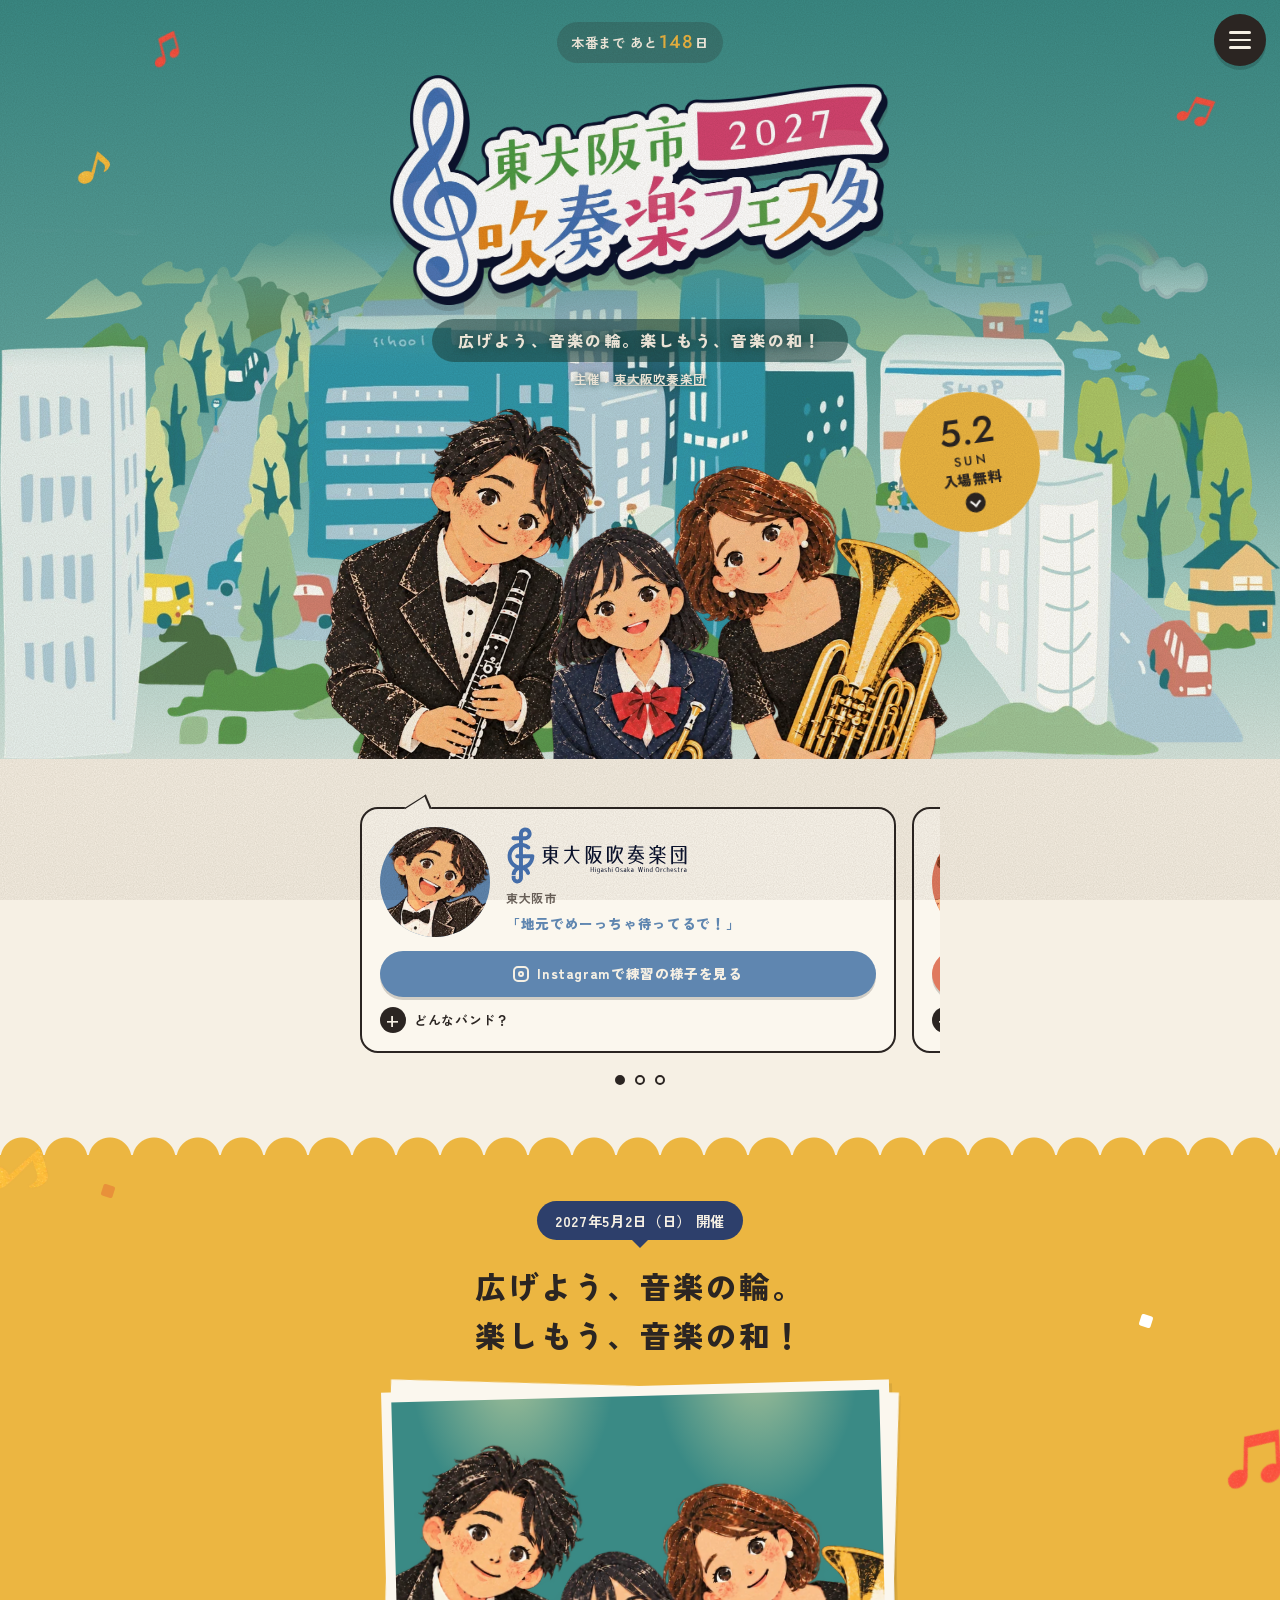
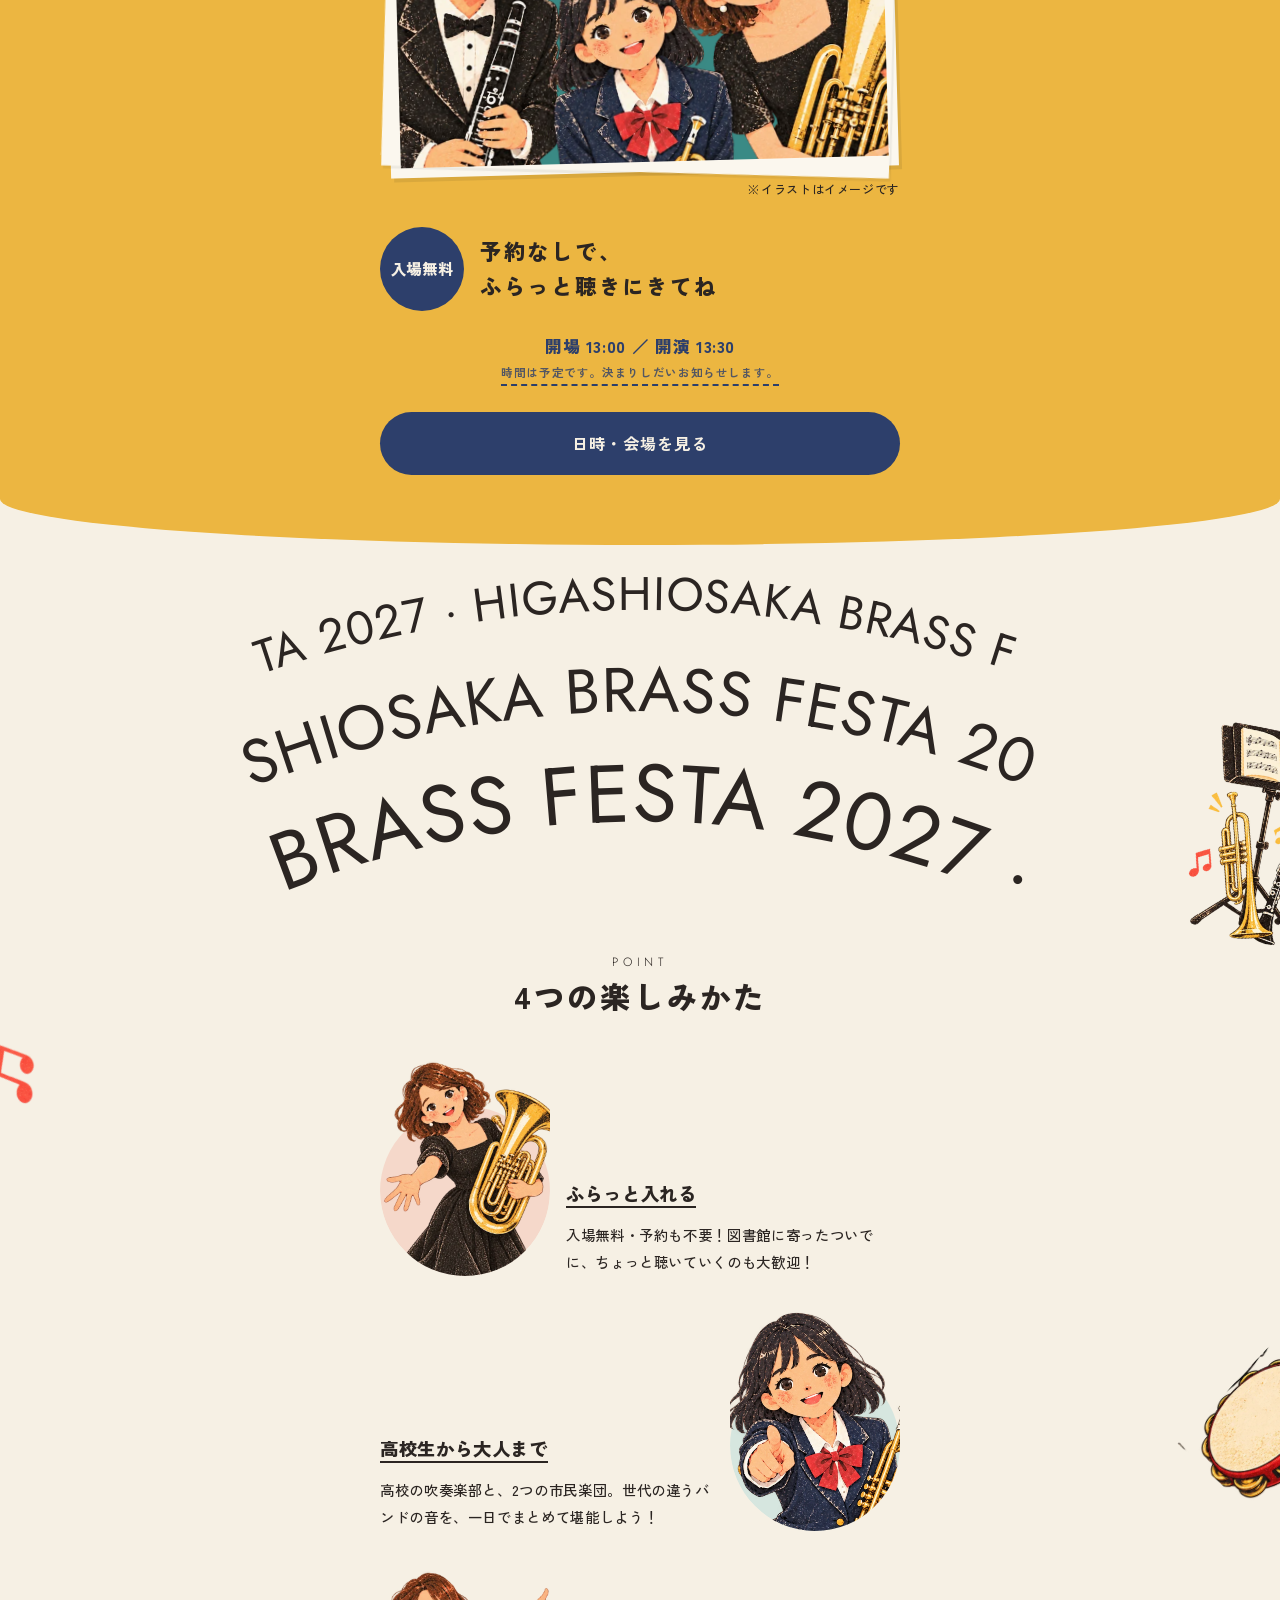
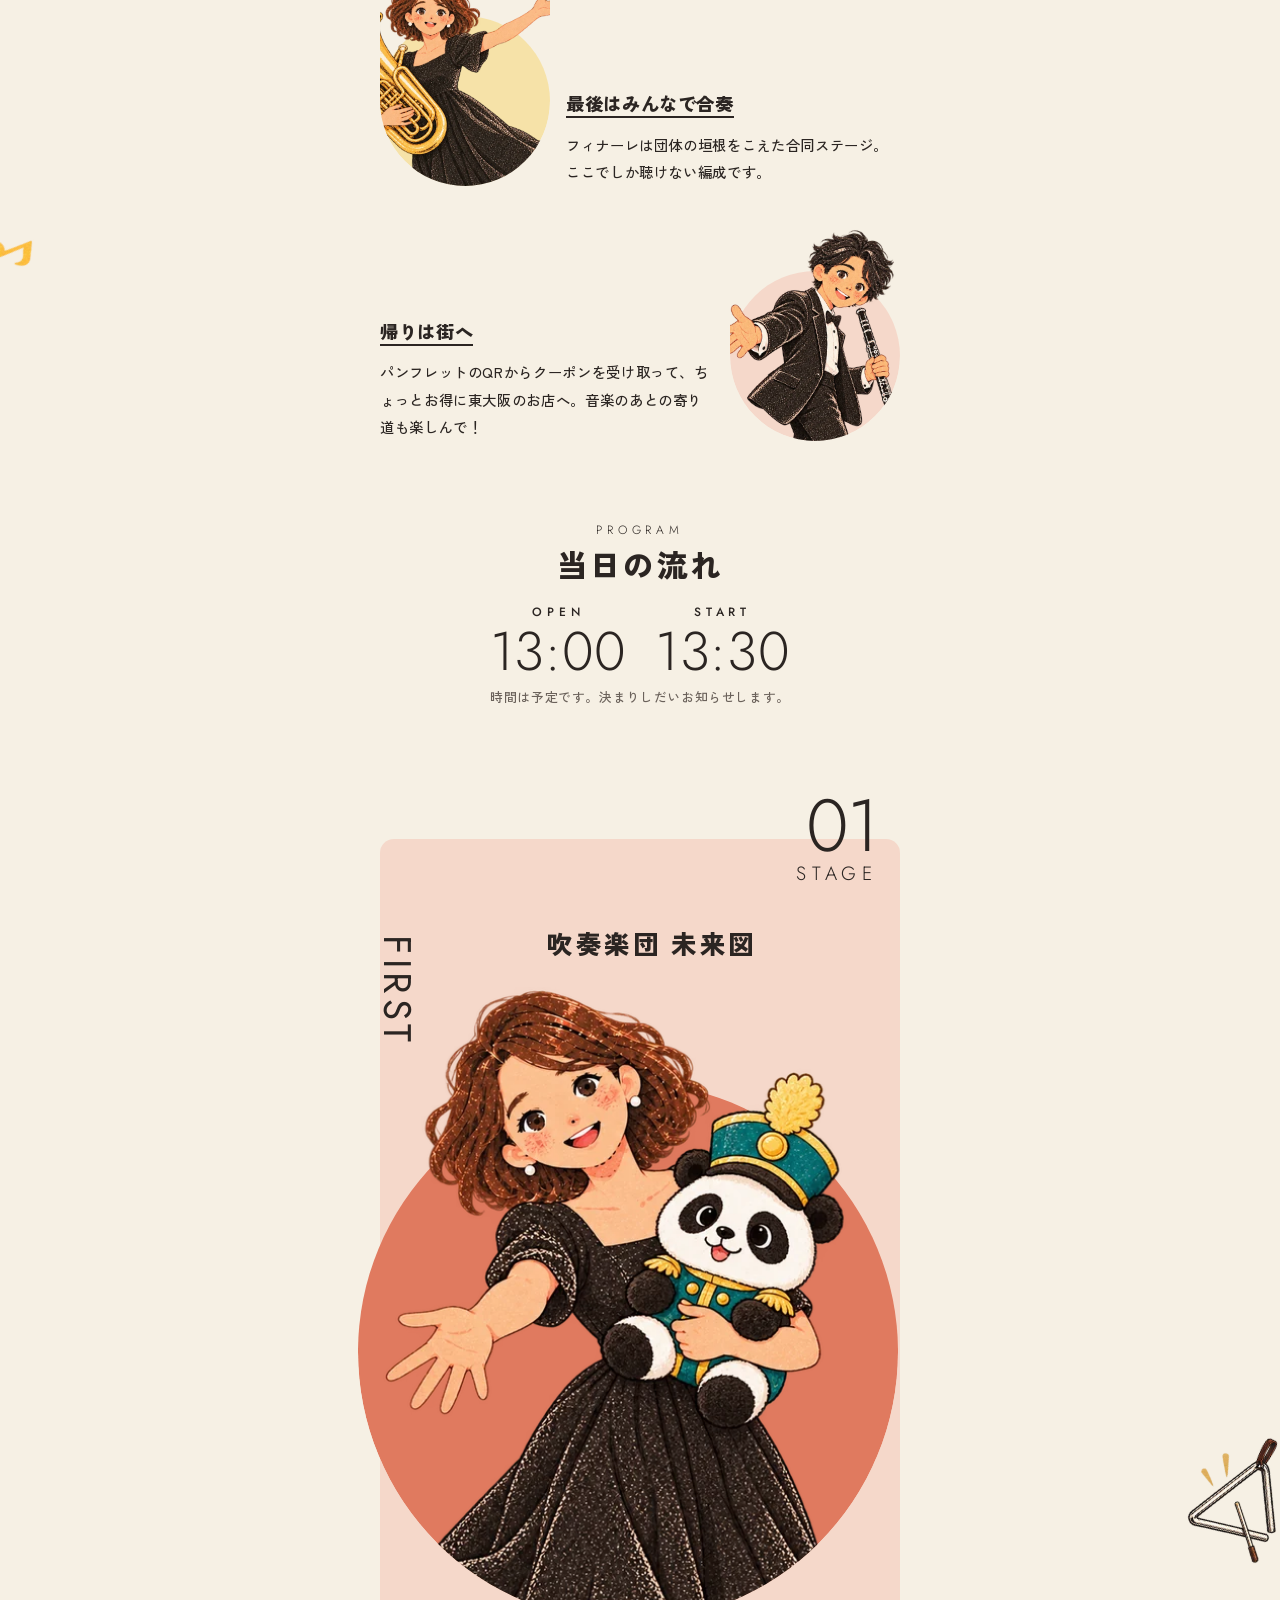
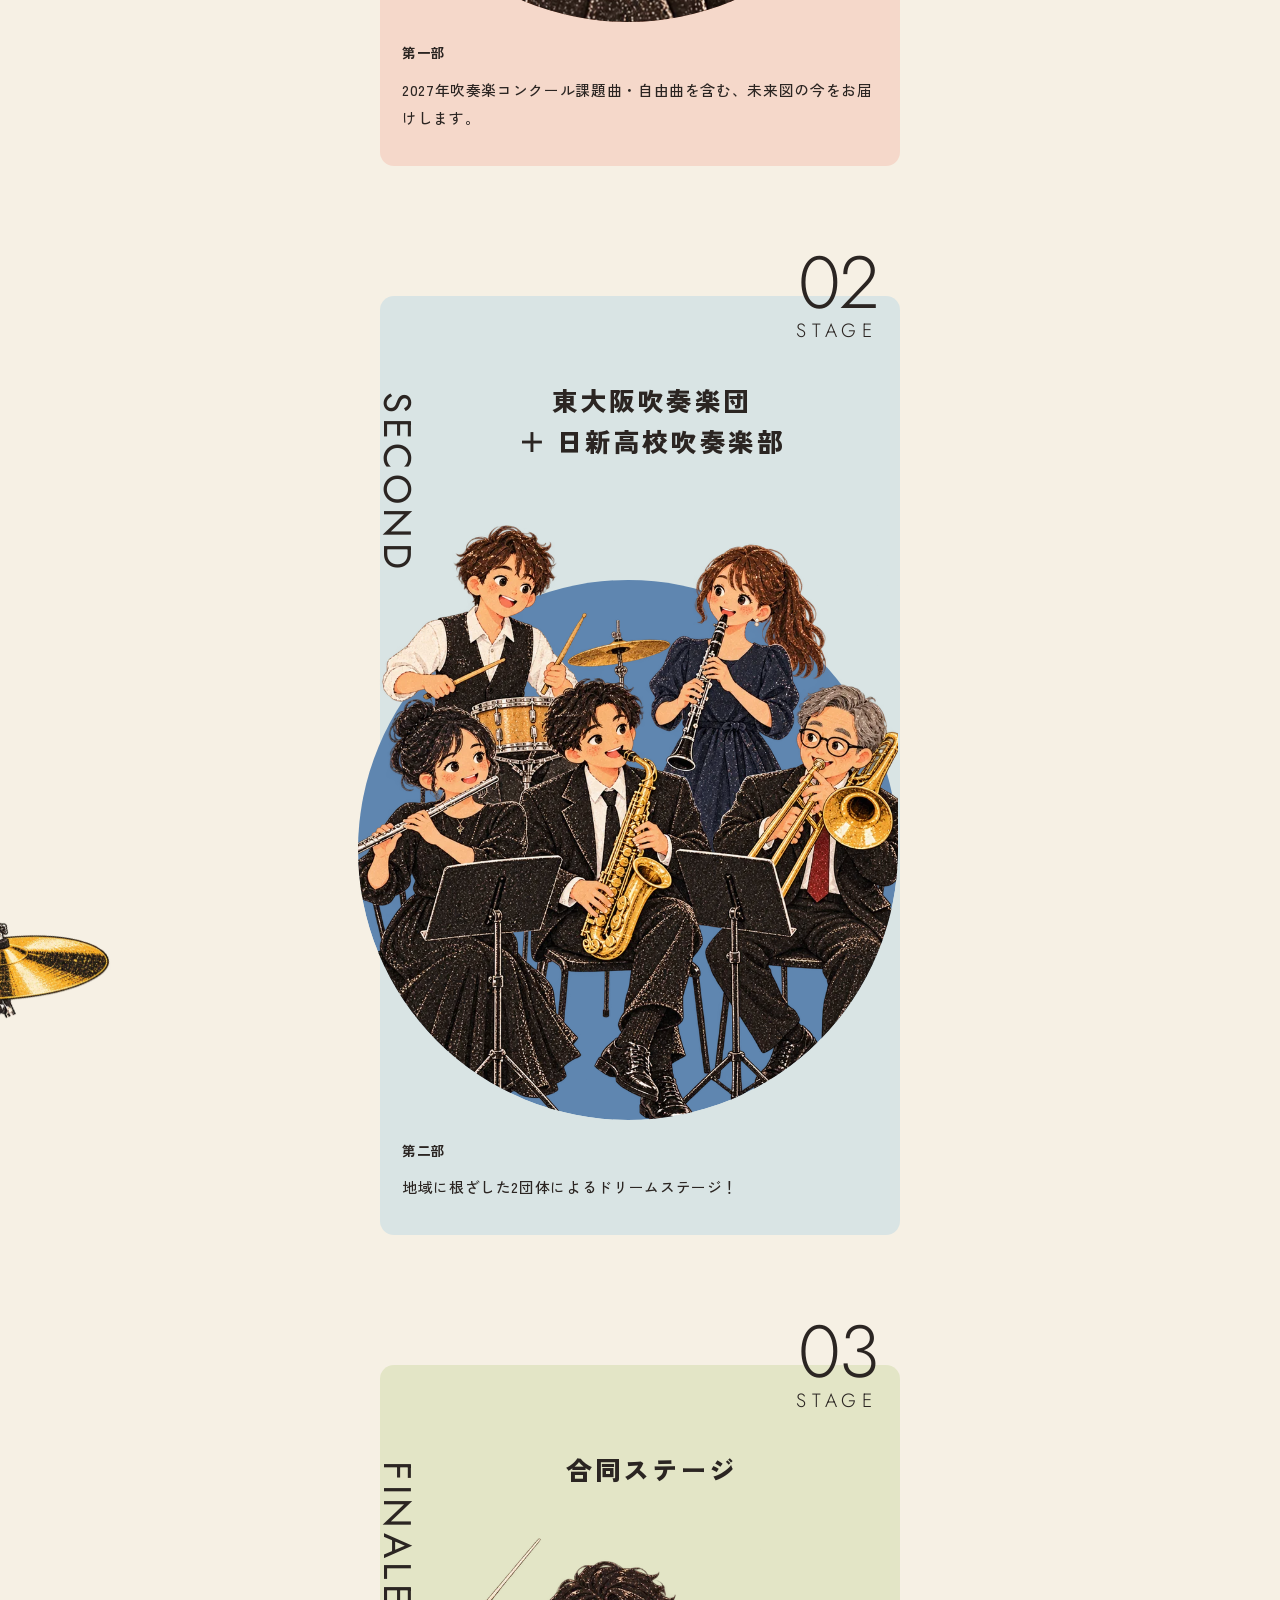
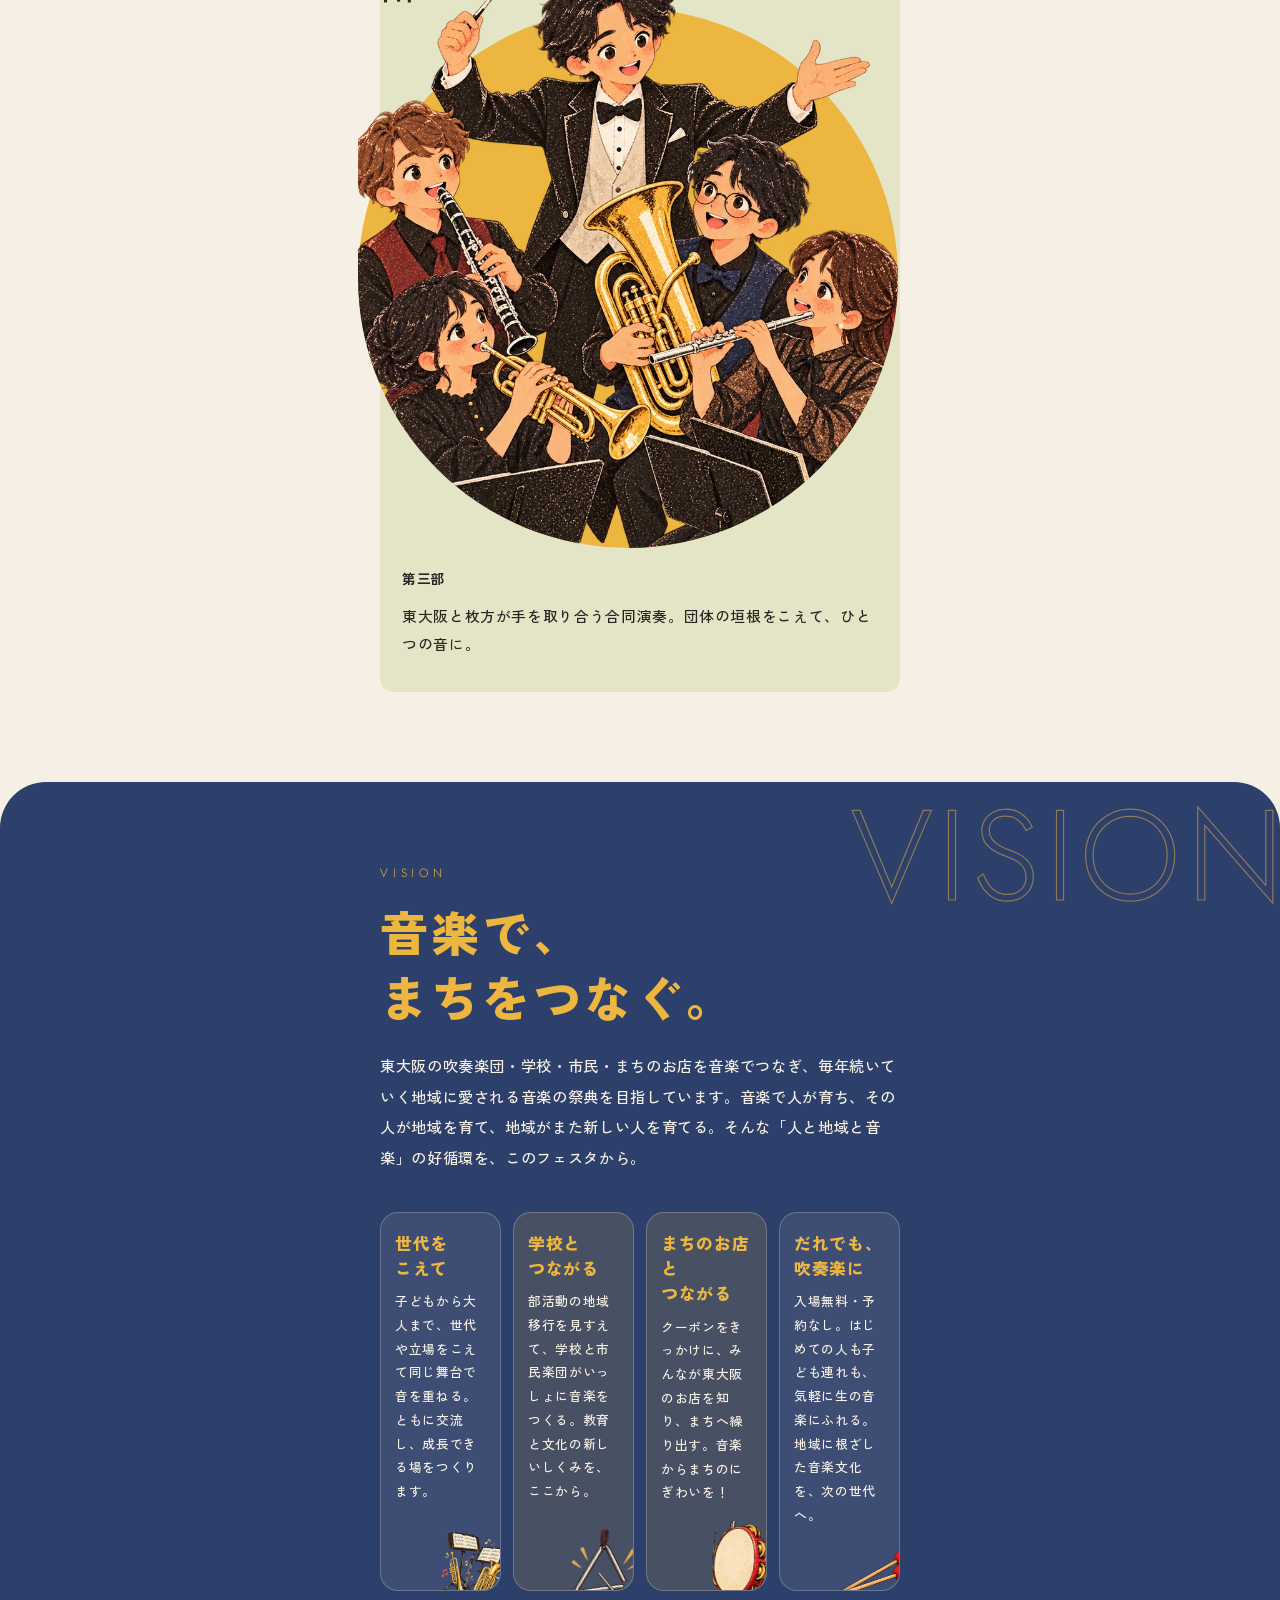
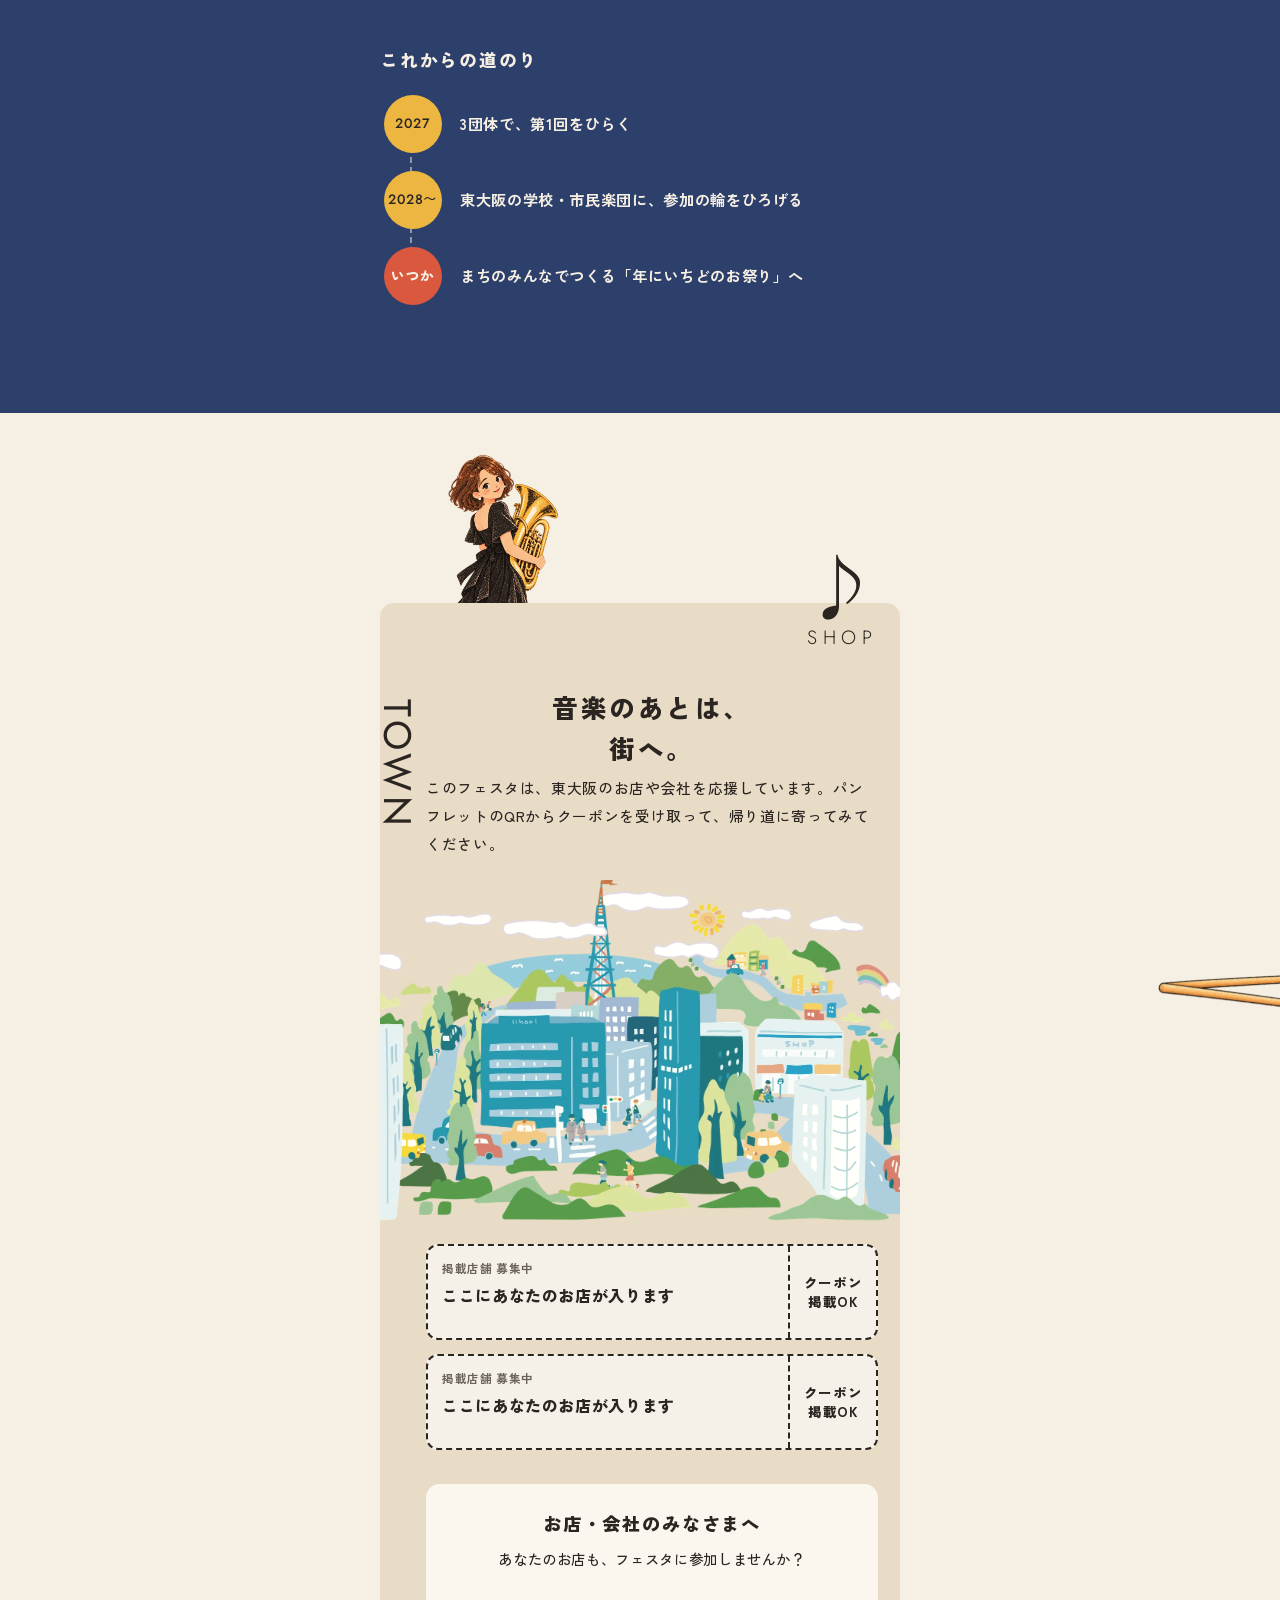
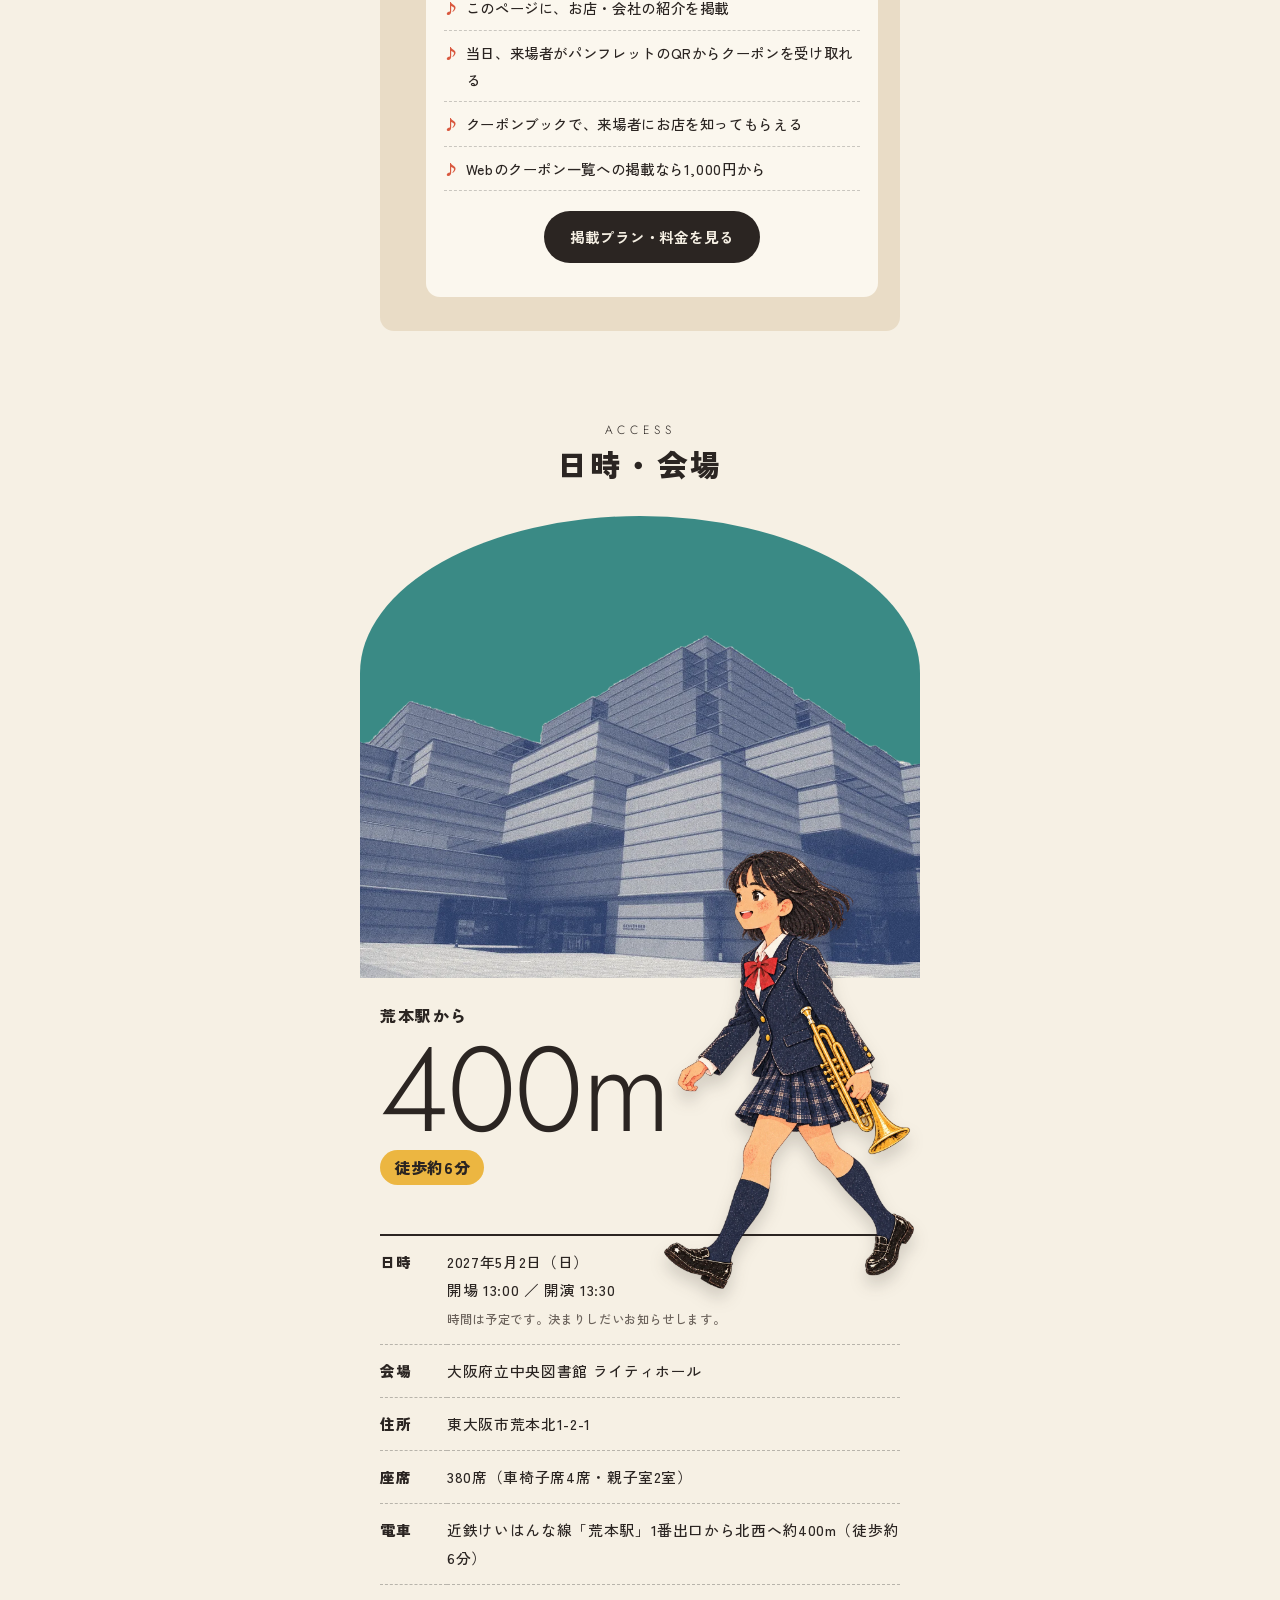
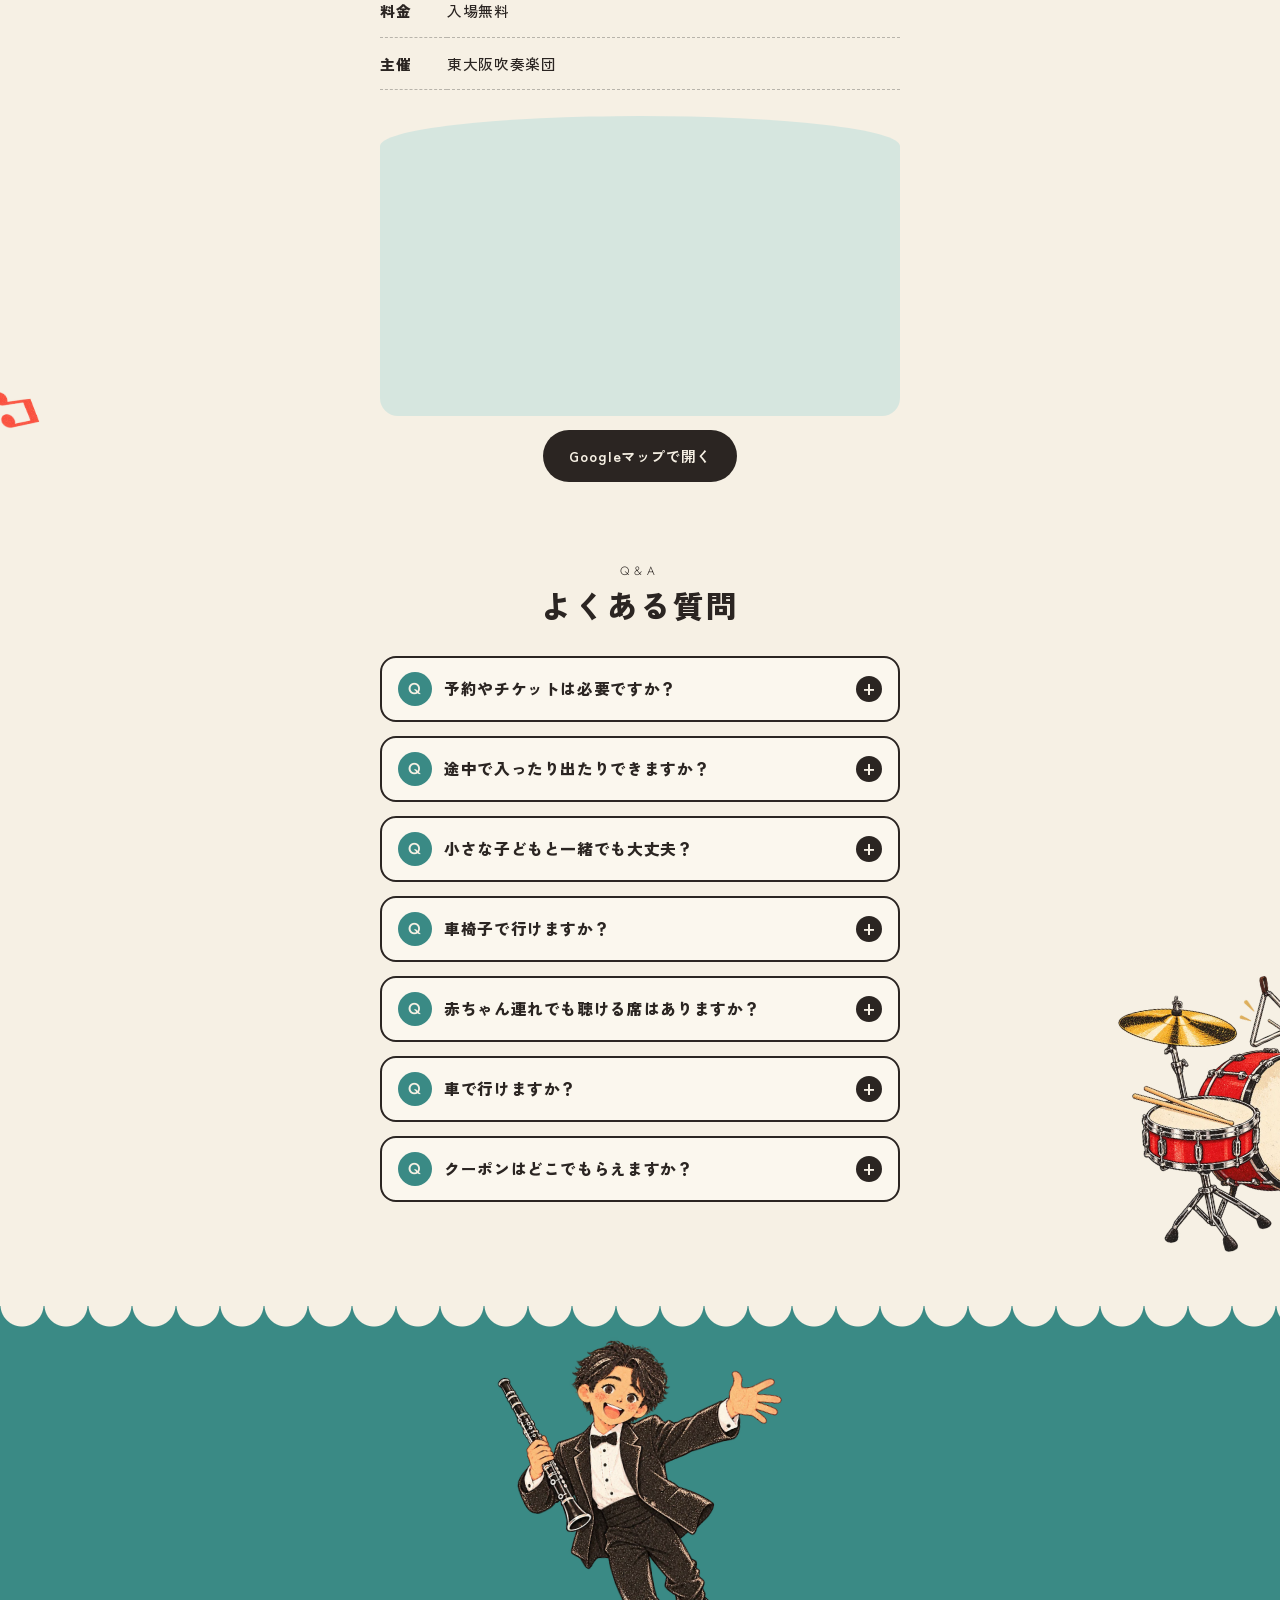
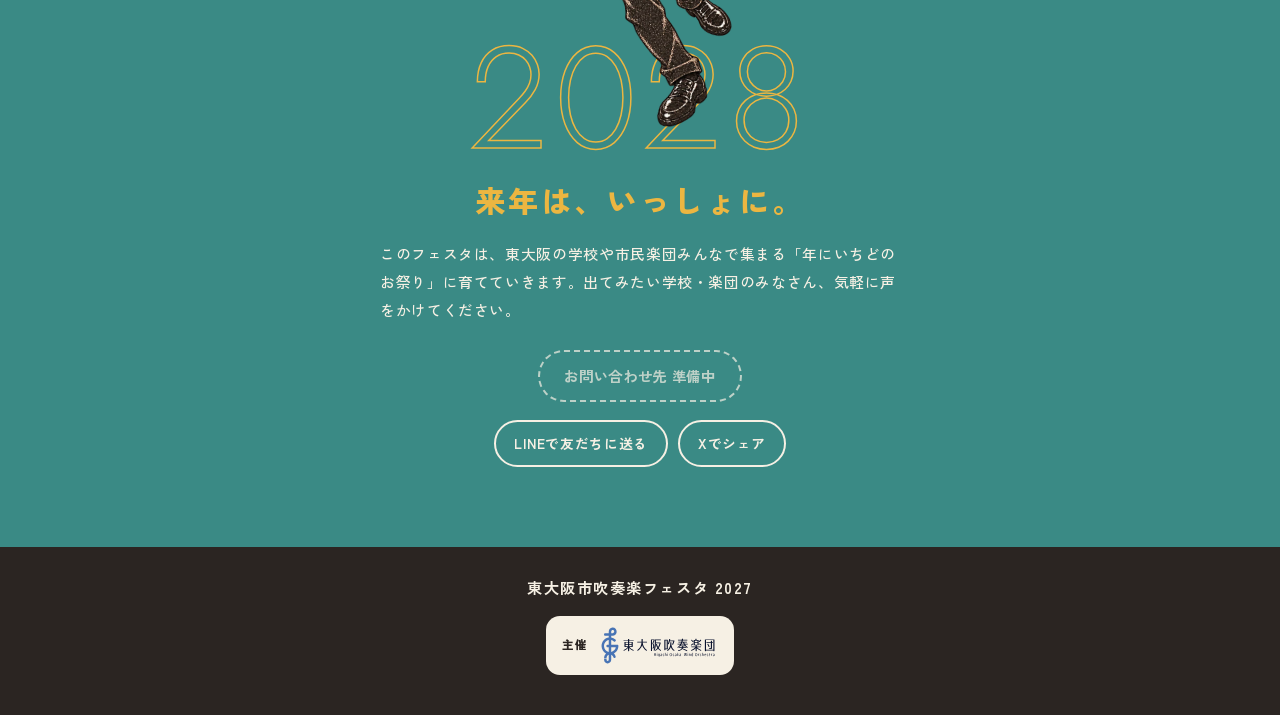
<file: index.html>
<!doctype html>
<html lang="ja">
<head>
<meta charset="utf-8">
<meta name="viewport" content="width=device-width, initial-scale=1">
<title>東大阪市吹奏楽フェスタ 2027</title>
<!-- 検索・SNSシェア用（LINEやXは JavaScript を読まないので、ここは直接書いておく。日付や会場が変わったらここも直す） -->
<meta name="description" content="2027年5月2日(日)、大阪府立中央図書館ライティホールで開催（入場無料予定）。主催：東大阪吹奏楽団。東大阪の市民楽団・高校吹奏楽部が集まる吹奏楽のお祭り。">
<link rel="canonical" href="https://higashiosakawinds-prog.github.io/brassfes/">
<meta name="theme-color" content="#3a8a85">
<meta property="og:type" content="website">
<meta property="og:site_name" content="東大阪市吹奏楽フェスタ">
<meta property="og:title" content="東大阪市吹奏楽フェスタ 2027｜5月2日(日) ライティホール">
<meta property="og:description" content="東大阪の市民楽団・高校吹奏楽部が集まる吹奏楽のお祭り。主催：東大阪吹奏楽団。">
<meta property="og:url" content="https://higashiosakawinds-prog.github.io/brassfes/">
<meta property="og:image" content="https://higashiosakawinds-prog.github.io/brassfes/images/ogp.jpg">
<meta property="og:image:width" content="1200">
<meta property="og:image:height" content="630">
<meta name="twitter:card" content="summary_large_image">
<link rel="icon" href="images/logo.webp">
<link rel="preconnect" href="https://fonts.googleapis.com">
<link rel="preconnect" href="https://fonts.gstatic.com" crossorigin>
<link href="https://fonts.googleapis.com/css2?family=Jost:wght@300;400;500&family=Zen+Kaku+Gothic+New:wght@500;700;900&display=swap" rel="stylesheet">

<!--
==========================================================
  📝 毎年ここだけ書き換えればOK！（FESTA の中身）
  日付・出演団体・プログラム・お店・質問 は全部ここ。
  この下の「デザイン」「表示のしくみ」は触らなくて大丈夫。
==========================================================
-->
<script>
const FESTA = {
  name: "東大阪市吹奏楽フェスタ",
  year: 2027,
  day: "2027-05-02",         // カウントダウンに使う日付
  dateBig: "5.2",
  weekday: "SUN",
  dateLong: "2027年5月2日（日）",
  open: "13:00",              // 開場（予定）
  start: "13:30",             // 開演（予定）
  timeNote: "時間は予定です。決まりしだいお知らせします。", // 確定したら "" にする
  notice: "", // 「このページの内容は予定です」などの注意書きを出したいときに入れる（空なら出ない）
  price: "入場無料",

  catchcopy: "広げよう、音楽の輪。楽しもう、音楽の和！",

  // ファーストビューの大きなイラスト（images フォルダに入れた画像の名前。空 "" なら仮キャラが出ます）
  logo: "images/logo.webp",                  // ロゴ
  heroImage: "images/hero-members.webp",     // ファーストビューの人物
  heroTown: "images/town.webp",              // ファーストビューの背景の街
  polaroidImage: "images/hero-members.webp", // 黄色い面のポラロイド写真
  townImage: "images/tuba-back.webp",        // 「音楽のあとは、街へ」でのぞいている人
  accessImage: "images/jk-walk.webp",        // 「日時・会場」で歩いている人
  townScene: "images/town.webp",             // 「音楽のあとは、街へ」の街の絵
  inviteImage: "images/member-jump.webp",    // 「来年は、いっしょに」で跳んでいる人

  // 見出しの「|」は「ここで改行してOK」の目印（画面に「|」は出ません）
  // 「ここが楽しい！」ポイント（来たくなる理由）。img は丸からとび出すイラスト。zoom は絵の大きさ(%)、なければ自動
  points: [
    { title: "ふらっと|入れる", img: "images/tuba-reach.webp", text: "入場無料・予約も不要！図書館に寄ったついでに、ちょっと聴いていくのも大歓迎！", chara: "drum" },
    { title: "高校生から|大人まで", img: "images/jk-point.webp", zoom: 118, text: "高校の吹奏楽部と、2つの市民楽団。世代の違うバンドの音を、一日でまとめて堪能しよう！", chara: "clarinet" },
    { title: "最後は|みんなで合奏", img: "images/tuba-wave.webp", text: "フィナーレは団体の垣根をこえた合同ステージ。ここでしか聴けない編成です。", chara: "trumpet" },
    { title: "帰りは|街へ", img: "images/member-walk.webp", text: "パンフレットのQRからクーポンを受け取って、ちょっとお得に東大阪のお店へ。音楽のあとの寄り道も楽しんで！", chara: "drum" }
  ],

  // プログラム（順番どおりに並べる）。img は大きな丸からとび出すイラスト。zoom は絵の大きさ(%)、なければ自動
  program: [
    { part: "第一部", img: "images/mirai-panda.webp", title: "吹奏楽団 未来図", text: "2027年吹奏楽コンクール課題曲・自由曲を含む、未来図の今をお届けします。", color: "pink" },
    { part: "第二部", img: "images/band-seated.webp", zoom: 104, title: "東大阪吹奏楽団|＋ 日新高校吹奏楽部", text: "地域に根ざした2団体によるドリームステージ！", color: "navy" },
    { part: "第三部", img: "images/band-conductor.webp", zoom: 104, title: "合同ステージ", text: "東大阪と枚方が手を取り合う合同演奏。団体の垣根をこえて、ひとつの音に。", color: "orange" }
  ],

  // 出演団体（増えたらコピーして足すだけ）
  //   photo … 丸アイコンの画像 / logo … 名前の上に出す団体ロゴ（なければ ""）
  //   link … 団体のサイト / insta … Instagram のURL（なければ ""。あればボタンが出る）
  groups: [
    { name: "東大阪吹奏楽団", from: "東大阪市", color: "navy", chara: "drum", says: "地元で|めーっちゃ|待ってるで！", photo: "images/face-clarinet.webp", logo: "images/higasui.svg", link: "https://higashiosakawinds-prog.github.io/higasui/", insta: "https://www.instagram.com/higashiosaka.winds/",
      text: "東大阪のまちに、音楽の輪を広げるために。2026年に生まれた新しい吹奏楽団です。地域とともに音楽を育みながら、東大阪に新しい文化をつくっていきます。" },
    { name: "吹奏楽団 未来図", from: "枚方市", color: "pink", chara: "clarinet", says: "未来を描く音楽を！", photo: "images/face-mirai.webp", logo: "", link: "", insta: "https://www.instagram.com/suisougakudanmiraizu/",
      text: "2026年に結成した新しい吹奏楽団。『未来を描く音楽』を合言葉に、一人一人が輝き合う、わくわくする音楽を届けていきます。" },
    { name: "日新高校 吹奏楽部", from: "東大阪市", color: "orange", chara: "trumpet", says: "若さ全開でいきます！", photo: "images/face-jk.webp", logo: "", link: "", insta: "",
      text: "映画「国宝」のロケ地となった日新高校。自然豊かな環境で、心のこもった音楽を地域に届けています。" }
  ],

  // このフェスタが目指すこと（助成金の申請書とも言葉をそろえておくと◎）
  vision: {
    title: "音楽で、まちをつなぐ。",
    lead: "東大阪の吹奏楽団・学校・市民・まちのお店を音楽でつなぎ、毎年続いていく地域に愛される音楽の祭典を目指しています。音楽で人が育ち、その人が地域を育て、地域がまた新しい人を育てる。そんな「人と地域と音楽」の好循環を、このフェスタから。",
    // 主催団体の定款との関係（助成金の審査などで見られたとき用。不要なら "" に）
    basis: "",
    basisUrl: "",
    pillars: [
      { title: "世代を|こえて", text: "子どもから大人まで、世代や立場をこえて同じ舞台で音を重ねる。ともに交流し、成長できる場をつくります。", img: "winds" },
      { title: "学校と|つながる", text: "部活動の地域移行を見すえて、学校と市民楽団がいっしょに音楽をつくる。教育と文化の新しいしくみを、ここから。", img: "triangle" },
      { title: "まちのお店と|つながる", text: "クーポンをきっかけに、みんなが東大阪のお店を知り、まちへ繰り出す。音楽からまちのにぎわいを！", img: "tambourine" },
      { title: "だれでも、|吹奏楽に", text: "入場無料・予約なし。はじめての人も子ども連れも、気軽に生の音楽にふれる。地域に根ざした音楽文化を、次の世代へ。", img: "mallets" }
    ],
    steps: [
      { when: "2027", text: "3団体で、第1回をひらく" },
      { when: "2028〜", text: "東大阪の学校・市民楽団に、参加の輪をひろげる" },
      { when: "いつか", text: "まちのみんなでつくる「年にいちどのお祭り」へ" }
    ]
  },

  // 応援しているお店・会社（決まったら追加。空っぽの間は「募集中」の枠が出ます）
  // 例： { name: "〇〇珈琲", type: "カフェ", area: "荒本", coupon: "ドリンク50円引き", link: "https://..." },
  shops: [],
  shopFormUrl: "",   // ← お店・会社の「掲載の相談」フォームのURL（Googleフォームなど）

  venue: {
    name: "大阪府立中央図書館 ライティホール",
    address: "東大阪市荒本北1-2-1",
    access: "近鉄けいはんな線「荒本駅」1番出口から北西へ約400m（徒歩約6分）",
    station: "荒本駅",        // 大きく見せる駅名
    distance: "400m",         // 大きく見せる距離
    walk: "徒歩約6分",
    seats: "380席（車椅子席4席・親子室2室）",
    photo: "images/venue.webp",  // 会場の写真（空 "" なら出ません）
    mapQuery: "大阪府立中央図書館 ライティホール",   // 地図に表示する場所（Googleマップで検索する言葉）
    mapUrl: "https://maps.app.goo.gl/kAeZNDkgXrctFNdb9"  // 「Googleマップで開く」ボタンのリンク
  },

  // よくある質問。fixed: false のあいだは「調整中」の札がつく（決まったら true に）
  faq: [
    { q: "予約やチケットは必要ですか？", a: "不要です！入場無料なので、当日そのままお越しください。", fixed: true },
    { q: "途中で入ったり出たりできますか？", a: "曲と曲の間であれば出入りできます。", fixed: true },
    { q: "小さな子どもと一緒でも大丈夫？", a: "大歓迎です！ご家族みんなで楽しんでください。", fixed: true },
    { q: "車椅子で行けますか？", a: "会場のライティホールには車椅子席が4席あります。自由にご利用ください。", fixed: true },
    { q: "赤ちゃん連れでも聴ける席はありますか？", a: "親子室が2室あります。お子さんが泣いてしまっても気にせず楽しめますので、自由にご利用ください。", fixed: true },
    { q: "車で行けますか？", a: "駐車場に限りがございますので、電車でのご来場をお勧めします！", fixed: true },
    { q: "クーポンはどこでもらえますか？", a: "当日お配りするパンフレットのQRコードから、かんたんなアンケートに答えると、クーポンのページが開きます。", fixed: true }
  ],

  host: "東大阪吹奏楽団",
  hostUrl: "https://higashiosakawinds-prog.github.io/higasui/",   // 主催のサイト
  contactUrl: "",   // ← 学校・楽団の「出演の相談」フォームのURL
  // フォームがまだ無いあいだは、ここにメールアドレスを入れると「メールで相談する」ボタンになる
  contactEmail: ""
};
</script>

<!-- ===== デザイン（ふだんは触らなくてOK） ===== -->
<style>
:root{
  /* イラストの「2色刷り」っぽい、くすんだ暖かい色でそろえる */
  --blue:#3a8a85;   /* 青緑（ファーストビュー・最後） */
  --sun:#ecb641;    /* からし色（ロゴ・黄色の面） */
  --navy:#2d3f6b;   /* 紺 */
  --pink:#d9583e;   /* 朱色 */
  --orange:#e8913a;
  --sky-l:#d6e6df; --pink-l:#f5d8ca; --sun-l:#f6e2a8; --lav:#e9dcc6;
  --ink:#2b2522;    /* 文字は真っ黒でなく、こげ茶寄りの黒 */
  --soft:#6b625b;
  --white:#f6f0e4;  /* ページの地は紙の色 */
  --card:#fbf7ee;
  --jp:"Zen Kaku Gothic New",sans-serif;
  --en:"Jost","Zen Kaku Gothic New",sans-serif;
}
*{box-sizing:border-box;margin:0;padding:0}
html{scroll-behavior:smooth;overflow-x:clip}
body{font-family:var(--jp);font-weight:500;color:var(--ink);background:var(--white);line-height:1.9;letter-spacing:.04em;overflow-x:hidden}
a{color:inherit}
body::after{content:"";position:fixed;inset:0;z-index:50;pointer-events:none;opacity:.22;mix-blend-mode:multiply;
  background-image:url("data:image/svg+xml,%3Csvg xmlns='http://www.w3.org/2000/svg' width='160' height='160'%3E%3Cfilter id='n'%3E%3CfeTurbulence type='fractalNoise' baseFrequency='.9' numOctaves='2' stitchTiles='stitch'/%3E%3CfeColorMatrix values='0 0 0 0 .2 0 0 0 0 .15 0 0 0 0 .1 0 0 0 .9 0'/%3E%3C/filter%3E%3Crect width='100%25' height='100%25' filter='url(%23n)'/%3E%3C/svg%3E")}
img{max-width:100%;display:block}
:focus-visible{outline:3px solid var(--pink);outline-offset:3px}
.col{max-width:560px;margin:0 auto;padding:0 20px;position:relative}
.en{font-family:var(--en)}

/* 共通パーツ */
.h2{font-weight:900;font-size:clamp(1.5rem,6.4vw,1.9rem);line-height:1.6;letter-spacing:.1em;text-align:center}
.uline{display:inline;font-weight:900;font-size:1.15rem;line-height:2.1;background:linear-gradient(transparent 92%,var(--ink) 92%);padding-bottom:2px}
.pill{display:inline-block;background:var(--ink);color:var(--white);text-decoration:none;font-weight:700;font-size:.9rem;padding:12px 26px;border-radius:999px;letter-spacing:.06em}
.pill.wide{display:block;text-align:center;padding:16px;font-size:1rem}
.soon{display:inline-block;font-weight:700;border:2px dashed currentColor;border-radius:999px;padding:10px 24px;opacity:.7;font-size:.9rem}
.tag{position:relative;display:inline-block;background:var(--navy);color:var(--white);font-weight:700;font-size:.9rem;padding:6px 18px;border-radius:999px}
.tag::after{content:"";position:absolute;left:50%;top:100%;transform:translateX(-50%);border:8px solid transparent;border-top-color:var(--navy)}
.confetti{position:absolute;width:12px;height:12px;background:var(--orange);transform:rotate(18deg);border-radius:2px;pointer-events:none}
.dash{position:absolute;pointer-events:none}

/* =========================================
   ファーストビュー
   ========================================= */
/* 空のグラデーション＋うしろに街、まえに3人、いちばん上にロゴ */
.hero{position:relative;overflow:hidden;padding-top:22px;
  background:linear-gradient(180deg,var(--blue) 0%,#5ea39d 48%,#a9d1c8 78%,#d6e6df 100%)}
.hero .col{padding-bottom:0;z-index:3}
.hero h1{margin:0 auto;width:min(96%,520px)}
.hero h1 img{width:100%;height:auto;display:block;filter:drop-shadow(0 6px 0 rgba(43,37,34,.18))}
.nb{display:inline-block}
.host{position:relative;z-index:3;text-align:center;color:var(--white);font-size:.78rem;font-weight:700;letter-spacing:.1em;margin-top:6px;text-shadow:0 0 6px rgba(31,72,69,.9)}
/* ===== メニュー ===== */
.burger{position:fixed;right:14px;top:14px;z-index:60;width:52px;height:52px;border-radius:50%;border:0;cursor:pointer;
  background:var(--ink);display:flex;flex-direction:column;align-items:center;justify-content:center;gap:5px;box-shadow:0 4px 0 rgba(0,0,0,.15)}
.burger span{display:block;width:22px;height:2.5px;border-radius:2px;background:var(--white);transition:transform .35s,opacity .2s}
.burger[aria-expanded="true"]{background:var(--sun)}
.burger[aria-expanded="true"] span{background:var(--ink)}
.burger[aria-expanded="true"] span:nth-child(1){transform:translateY(7.5px) rotate(45deg)}
.burger[aria-expanded="true"] span:nth-child(2){opacity:0}
.burger[aria-expanded="true"] span:nth-child(3){transform:translateY(-7.5px) rotate(-45deg)}
.menu{position:fixed;inset:0;z-index:55;background:var(--blue);overflow-y:auto;padding:90px 28px 40px;
  clip-path:circle(0 at calc(100% - 40px) 40px);transition:clip-path .55s cubic-bezier(.7,0,.2,1)}
.menu.open{clip-path:circle(150% at calc(100% - 40px) 40px)}
.menu[hidden]{display:block;visibility:hidden}
.menu.open{visibility:visible}
.menu .menu-logo{display:block;width:min(64%,260px);height:auto;margin:0 auto 22px}
.menu ol{list-style:none;max-width:420px;margin:0 auto;counter-reset:m}
.menu li{opacity:0;transform:translateY(16px);transition:.4s cubic-bezier(.2,1,.3,1)}
.menu.open li{opacity:1;transform:none;transition-delay:calc(.2s + var(--i) * 45ms)}
.menu a{display:flex;align-items:baseline;gap:14px;padding:13px 4px;border-bottom:1.5px dashed rgba(246,240,228,.35);
  color:var(--white);text-decoration:none;font-weight:900;font-size:1.15rem;letter-spacing:.08em}
.menu a small{font-family:var(--en);font-weight:400;font-size:.7rem;letter-spacing:.25em;color:var(--sun);width:6.5em;flex:none}
.menu a:hover,.menu a:focus-visible{color:var(--sun)}
body.menu-open{overflow:hidden}
/* ===== TOP ボタン ===== */
.totop{position:fixed;right:14px;bottom:18px;z-index:50;width:58px;height:58px;border-radius:50%;background:var(--sun);color:var(--ink);
  text-decoration:none;display:flex;align-items:center;justify-content:center;flex-direction:column;font-family:var(--en);font-weight:500;font-size:.72rem;letter-spacing:.12em;
  box-shadow:0 4px 0 rgba(43,37,34,.25);opacity:0;transform:translateY(20px) scale(.7);pointer-events:none;transition:.35s cubic-bezier(.3,1.6,.5,1)}
.totop::before{content:"";width:10px;height:10px;border-left:2.5px solid var(--ink);border-top:2.5px solid var(--ink);transform:rotate(45deg);margin:4px 0 -2px}
.totop.show{opacity:1;transform:none;pointer-events:auto}
.totop:hover{transform:translateY(-4px)}
@media (prefers-reduced-motion:reduce){.menu,.menu li,.totop,.burger span{transition:none}}
section[id],header[id]{scroll-margin-top:10px}
.host a{color:inherit}
.hostlogo{display:inline-flex;align-items:center;gap:10px;background:var(--white);border-radius:14px;padding:8px 16px;margin:14px 0 6px;text-decoration:none}
.hostlogo small{color:var(--ink);font-weight:900;font-size:.72rem;letter-spacing:.1em}
.hostlogo img{width:120px;height:auto}
.vh{position:absolute;width:1px;height:1px;overflow:hidden;clip:rect(0 0 0 0);white-space:nowrap}
.copy{color:var(--white);text-align:center;font-weight:900;font-size:1rem;letter-spacing:.14em;line-height:1.8;margin-top:10px;position:relative;z-index:3;text-shadow:0 0 6px rgba(31,72,69,.9),0 0 14px rgba(31,72,69,.7)}
.count{display:block;width:max-content;margin:0 auto 12px;background:rgba(43,37,34,.22);color:var(--white);font-weight:700;font-size:.82rem;border-radius:999px;padding:3px 14px}
.count b{font-family:var(--en);font-weight:500;font-size:1.15rem;color:var(--sun);margin:0 2px}
/* 街はヒーローの下半分だけに敷く（はみ出た左右は切る） */
.town-bg{position:absolute;left:0;right:0;bottom:0;height:64%;z-index:1;pointer-events:none;-webkit-mask:linear-gradient(transparent,#000 26%);mask:linear-gradient(transparent,#000 26%)}
.town-bg img{width:100%;height:100%;object-fit:cover;object-position:50% 100%;display:block;filter:saturate(.75) sepia(.12)}
@media(min-width:760px){.town-bg{height:70%}}
@media(min-width:760px){.copy{display:table;margin:14px auto 0;background:rgba(31,72,69,.6);padding:8px 26px;border-radius:999px;line-height:1.7}.copy br{display:none}}
.cast{z-index:2}
.sky-note{position:absolute;z-index:2;width:34px;pointer-events:none}
.hero .stage{position:relative;z-index:2}
.bdg{position:absolute;width:104px;text-decoration:none}
.bdg svg.arc{position:absolute;left:-14px;top:-18px;width:132px;height:132px;overflow:visible}
.bdg svg.arc text{fill:var(--sun);font-weight:700;font-size:13px;letter-spacing:2px}
.bdg .ph{width:84px;height:84px;margin:10px auto 0;border-radius:50%;border:3px solid var(--white);background:var(--cl);overflow:hidden;display:flex;align-items:flex-end;justify-content:center;position:relative}
.bdg .ph svg{width:74%;margin-bottom:-6%}
.bdg:hover .ph{transform:rotate(-6deg) scale(1.06)}
.bdg .ph{transition:transform .3s}
.bdg .ph img{width:100%;height:100%;object-fit:cover}
.bdg::after{content:"";position:absolute;right:12px;bottom:-4px;border:7px solid transparent;border-top-color:var(--sun);border-left-color:var(--sun);transform:rotate(10deg)}
.bdg:nth-child(1){left:0;top:0}
.bdg:nth-child(2){right:0;top:-10px}
.bdg:nth-child(3){left:50%;top:44px;transform:translateX(-50%)}
.cast{position:relative;display:flex;justify-content:center;align-items:flex-end;margin:6px auto 0;max-width:600px;height:min(64vw,330px)}
.cast.photo{height:auto;display:block;width:112%;max-width:640px;margin:0 0 -26% 50%;transform:translateX(-50%)}
.cast.photo img{width:100%;height:auto;display:block;will-change:transform}
@media (prefers-reduced-motion:no-preference){
  /* 開いた瞬間の登場：街がせり上がる → ロゴがドン → 3人が出てくる → 日付がポン */
  .town-bg{animation:townIn 1.2s cubic-bezier(.2,1,.3,1) both}
  .hero h1{animation:logoIn .9s .45s cubic-bezier(.3,1.5,.5,1) both}
  .hero h1 img{animation:logoFloat 4s 1.6s ease-in-out infinite}
  .copy,.count,.host{animation:fadeUp .6s 1s both}
  .cast.photo img{animation:rise 1.1s .8s cubic-bezier(.2,1,.3,1) both}
  .sky-note{animation:skyNote 5s ease-in-out infinite}
  .datebadge{animation:popin .6s 1.7s cubic-bezier(.3,1.6,.5,1) both}
}
@keyframes rise{from{transform:translateY(30%);opacity:0}}
@keyframes townIn{from{transform:translateY(25%);opacity:0}}
@keyframes logoIn{0%{transform:scale(.3) rotate(-12deg);opacity:0}100%{transform:none;opacity:1}}
@keyframes logoFloat{50%{transform:translateY(-6px) rotate(-1deg)}}
@keyframes fadeUp{from{transform:translateY(12px);opacity:0}}
@keyframes skyNote{0%,100%{transform:translateY(0) rotate(-8deg)}50%{transform:translateY(-14px) rotate(8deg)}}
@keyframes popin{from{scale:0;opacity:0}}
.hero.has-photo .datebadge{right:auto;left:10px;bottom:6%;transform:rotate(-8deg);z-index:4}
@media(min-width:700px){.hero.has-photo .datebadge{left:auto;right:calc(50% - 400px);bottom:30%;width:140px;height:140px}}
.cast .m{width:44%;margin:0 -6%;position:relative}
.cast .m svg{width:100%;display:block}
.cast .m:nth-child(2){width:50%;z-index:2;margin-bottom:-4%}
.datebadge{position:absolute;right:max(10px,calc(50% - 300px));bottom:18%;z-index:3;width:118px;height:118px;border-radius:50%;background:var(--sun);color:var(--ink);text-decoration:none;
  display:flex;flex-direction:column;align-items:center;justify-content:center;text-align:center;line-height:1.15;transform:rotate(-6deg)}
.datebadge .d{font-family:var(--en);font-weight:500;font-size:2.3rem;letter-spacing:0}
.datebadge .w{font-family:var(--en);font-size:.8rem;letter-spacing:.3em;margin-left:.3em}
.datebadge .f{font-weight:900;font-size:.88rem;margin-top:3px}
.datebadge .v{width:20px;height:20px;border-radius:50%;background:var(--ink);margin-top:5px;position:relative}
.datebadge .v::after{content:"";position:absolute;left:6px;top:5px;width:6px;height:6px;border-right:2px solid #fff;border-bottom:2px solid #fff;transform:rotate(45deg)}
@media (prefers-reduced-motion:no-preference){
  .cast .m{animation:bob 3.2s ease-in-out infinite}
  .cast .m:nth-child(2){animation-delay:.4s}.cast .m:nth-child(3){animation-delay:.8s}
}
@keyframes bob{50%{transform:translateY(-6px)}}

/* 吹き出しカード（出演バンド） */
.bands{padding:34px 0 10px}
.rail{display:flex;gap:16px;overflow-x:auto;scroll-snap-type:x mandatory;padding:14px 20px 8px;scrollbar-width:none;max-width:600px;margin:0 auto}
.rail::-webkit-scrollbar{display:none}
.bub{flex:0 0 calc(100% - 24px);scroll-snap-align:center;position:relative;border:2px solid var(--ink);border-radius:18px;padding:18px;display:grid;grid-template-columns:110px 1fr;gap:4px 16px;align-items:center;background:var(--card)}
.bub::before{content:"";position:absolute;left:44px;top:-13px;width:22px;height:22px;background:var(--card);border-left:2px solid var(--ink);border-top:2px solid var(--ink);transform:skewX(-30deg) rotate(45deg) scale(.8)}
.bub .ph{width:110px;height:110px;border-radius:50%;background:var(--c);overflow:hidden;display:flex;align-items:flex-end;justify-content:center}
.bub .ph svg{width:76%;margin-bottom:-6%}
.bub .ph img{width:100%;height:100%;object-fit:cover}
.bub .nm{font-weight:900;font-size:1.05rem;line-height:1.5}
.bub .nm small{display:block;font-weight:700;font-size:.75rem;color:var(--soft)}
.bub .sy{font-size:.85rem;color:var(--c);font-weight:900;margin-top:4px}
.bub details{grid-column:1/-1}
.bub summary{list-style:none;cursor:pointer;display:flex;align-items:center;gap:8px;font-size:.8rem;font-weight:700;margin-top:6px}
.bub summary::-webkit-details-marker{display:none}
.bub summary::before{content:"+";width:26px;height:26px;border-radius:50%;background:var(--ink);color:var(--white);display:flex;align-items:center;justify-content:center;font-size:1rem}
.bub details[open] summary::before{content:"−"}
.bub details p{font-size:.88rem;margin-top:10px}
.bub a.more{font-size:.85rem;font-weight:700}
.bub .glogo{display:block;width:100%;max-width:190px;height:auto;margin:-6px 0 0 -4px}
.bub .insta{grid-column:1/-1;display:flex;align-items:center;justify-content:center;gap:8px;margin-top:10px;padding:10px 14px;border-radius:999px;
  background:var(--c);color:var(--white);font-weight:900;font-size:.85rem;text-decoration:none;box-shadow:0 3px 0 rgba(43,37,34,.2)}
.bub .insta:active{transform:translateY(2px);box-shadow:0 1px 0 rgba(43,37,34,.2)}
.bub .ig{width:16px;height:16px;border:2px solid currentColor;border-radius:5px;position:relative;flex:none}
.bub .ig::after{content:"";position:absolute;inset:3px;border:2px solid currentColor;border-radius:50%}
.dots{display:flex;justify-content:center;gap:10px;margin-top:14px}
.dots i{width:10px;height:10px;border-radius:50%;border:2px solid var(--ink)}
.dots i.on{background:var(--ink)}

/* =========================================
   黄色のスカラップ面
   ========================================= */
.yellow{background:var(--sun);position:relative;margin-top:60px;padding:46px 0 70px;border-radius:0 0 50% 50% / 0 0 46px 46px}
.yellow::before{content:"";position:absolute;left:0;right:0;top:-18px;height:20px;
  background:radial-gradient(circle at 22px 22px,var(--sun) 21px,transparent 22px) 0 0/44px 22px repeat-x}
.yellow .col{text-align:center}
.yellow .h2{margin:22px 0 26px}
.polaroid{background:var(--card);padding:10px;box-shadow:3px 4px 0 rgba(0,0,0,.08);transform:rotate(-1.5deg);position:relative;margin:0 6px}
.polaroid::before{content:"";position:absolute;inset:0;background:var(--card);transform:rotate(3deg);z-index:-1;box-shadow:2px 3px 0 rgba(0,0,0,.06)}
.polaroid .pic{aspect-ratio:4/3;background:var(--blue);position:relative;overflow:hidden;display:flex;align-items:flex-end;justify-content:center}
.polaroid .pic svg{width:30%;margin:0 -2% -3%}
.polaroid .pic img{position:absolute;left:50%;top:6%;width:128%;max-width:none;transform:translateX(-50%) rotate(-3deg)}
.polaroid .pic .lights{position:absolute;inset:0;background:
  radial-gradient(ellipse 30% 60% at 25% -10%,rgba(255,240,170,.55),transparent 70%),
  radial-gradient(ellipse 30% 60% at 75% -10%,rgba(255,240,170,.55),transparent 70%)}
.polaroid .pic .floor{position:absolute;left:0;right:0;bottom:0;height:16%;background:#8a5b37}
.cap{font-size:.75rem;text-align:right;margin-top:6px}
.theme{display:flex;align-items:center;gap:16px;text-align:left;margin:26px 0 12px}
.theme .c{flex:none;width:84px;height:84px;border-radius:50%;background:var(--navy);color:var(--white);display:flex;align-items:center;justify-content:center;text-align:center;font-weight:900;font-size:.95rem;line-height:1.3}
.theme p{font-weight:900;font-size:clamp(1.1rem,5vw,1.35rem);line-height:1.6;letter-spacing:.08em}
.dashed{display:inline-block;color:var(--navy);font-weight:900;border-bottom:2px dashed var(--navy);margin:8px 0 26px;font-size:1.05rem}
.dashed small{display:block;font-size:.72rem;font-weight:700;opacity:.8;border:0}
.yellow .pill{background:var(--navy)}

/* =========================================
   アーチ状に流れる英字
   ========================================= */
.arcs{margin:18px 0 0;overflow:hidden}
.arcs svg{display:block;width:100%;height:auto;max-height:360px}
.arcs text{font-family:var(--en);font-weight:400;fill:var(--ink);letter-spacing:.02em}

/* とび出す丸：下半分は丸で切り取り、頭は丸の上にはみ出す */
.pop{position:relative;width:var(--w,170px);aspect-ratio:1/1.3;border-radius:0 0 999px 999px;overflow:hidden;flex:none}
.pop::before{content:"";position:absolute;left:0;right:0;bottom:0;aspect-ratio:1;border-radius:50%;background:var(--cl)}
.pop img{position:absolute;left:50%;top:2%;width:var(--zoom,165%);max-width:none;transform:translate(-50%,45%) rotate(var(--tilt,0deg));opacity:0;
  transition:transform 1s cubic-bezier(.2,1.35,.35,1),opacity .35s}
.pop>svg{position:absolute;left:15%;bottom:-6%;width:70%}
.pop.in img{transform:translate(-50%,0) rotate(var(--tilt,0deg));opacity:1}
/* うしろからのぞく人 */
.peek{position:absolute;z-index:-2;pointer-events:none;transform:translateY(55%);transition:transform 1s cubic-bezier(.2,1.2,.35,1)}
.peek.in{transform:translateY(0)}
/* 横からすべりこむ */
.rv{opacity:0;transform:translateY(30%) rotate(10deg) scale(.85);transition:transform .9s cubic-bezier(.2,1.2,.35,1),opacity .4s}
.rv.in{opacity:1;transform:none}
@media (prefers-reduced-motion:reduce){.pop img,.peek,.rv{transition:none}}

/* ===== にぎやかし ===== */
section,.yellow,.join,.flow,.town{position:relative}
.yellow,.points,.flow,.town,.faq,.access{overflow-x:clip}
.deco{position:absolute;z-index:0;pointer-events:none;will-change:transform}
.deco img{width:100%;display:block}
.col{z-index:1}
/* 丸から飛び出す音符 */
.burst{position:absolute;width:30px;pointer-events:none;z-index:3;opacity:0;animation:burst 1.3s cubic-bezier(.2,.8,.3,1) forwards}
@keyframes burst{
  0%{opacity:0;transform:translate(0,0) scale(.3) rotate(0)}
  20%{opacity:1}
  100%{opacity:0;transform:translate(var(--dx),var(--dy)) scale(1) rotate(var(--dr))}}
/* 見出しの文字がぽんぽん落ちてくる */
.ch{display:inline-block;opacity:0;transform:translateY(-.6em) rotate(-8deg)}
.in .ch{animation:drop .6s cubic-bezier(.3,1.6,.5,1) forwards;animation-delay:calc(var(--i) * 45ms)}
@keyframes drop{to{opacity:1;transform:none}}
/* 来年セクションの紙吹雪 */
.confetti-rain{position:absolute;inset:0;overflow:hidden;pointer-events:none}
.confetti-rain i{position:absolute;top:-20px;width:9px;height:14px;border-radius:2px;opacity:.9;animation:fall linear infinite}
@keyframes fall{to{transform:translateY(120vh) rotate(720deg)}}
@media (prefers-reduced-motion:reduce){.ch{opacity:1;transform:none}.in .ch{animation:none}.burst,.confetti-rain{display:none}}

/* =========================================
   4つの楽しみかた
   ========================================= */
.points{padding:30px 0 40px}
.points .h2 small{display:block;font-family:var(--en);font-weight:300;font-size:.75rem;letter-spacing:.4em}
.pt{display:grid;grid-template-columns:170px 1fr;gap:16px;align-items:end;margin-top:34px;position:relative}
.pt:nth-child(even){grid-template-columns:1fr 170px}
.pt:nth-child(even) .pop{order:2;--tilt:4deg}
.pt:nth-child(odd) .pop{--tilt:-4deg}
.pt>div:last-child{padding-bottom:18px}
.pt p{font-size:.9rem;margin-top:8px}

/* =========================================
   当日の流れ（パネルの上にキャラが座る）
   ========================================= */
.flow{padding:40px 0 20px}
.times{display:flex;justify-content:center;gap:28px;margin:18px 0 6px}
.times div{text-align:center;font-family:var(--en);font-weight:300;font-size:clamp(2.6rem,12vw,3.4rem);line-height:1}
.times div small{display:block;font-size:.75rem;font-weight:500;letter-spacing:.4em;margin-bottom:6px}
.note{text-align:center;font-size:.8rem;color:var(--soft)}
.panel{position:relative;isolation:isolate;margin-top:130px;border-radius:14px;padding:84px 22px 34px}
.panel::before{content:"";position:absolute;inset:0;background:var(--pl);border-radius:14px;z-index:-1}
.panel .peek{left:-4px;top:-150px;width:210px}
.panel .no{position:absolute;right:22px;top:-46px;text-align:right;font-family:var(--en);font-weight:300;line-height:.9}
.panel .no b{display:block;font-weight:300;font-size:4.6rem;letter-spacing:-.02em}
.panel .no span{display:block;font-size:1.2rem;letter-spacing:.3em;margin-top:6px}
.panel .side{position:absolute;z-index:3;left:-2px;top:96px;font-family:var(--en);font-weight:400;font-size:2.4rem;letter-spacing:.12em;line-height:1;writing-mode:vertical-rl}
.panel h3{text-align:center;font-weight:900;font-size:clamp(1.25rem,5.6vw,1.6rem);line-height:1.6;letter-spacing:.1em;margin:0 0 6px 24px}
.panel .big{position:relative;width:calc(100% + 64px);margin:10px -20px 18px -44px}
.panel .big .pop{--w:100%;--cl:var(--c);z-index:1;aspect-ratio:1/1.2}
.panel .part{font-size:.85rem;font-weight:700;margin-bottom:6px}
.panel p.t{font-size:.92rem;margin-top:10px}
.panel .dash{right:14px;bottom:20px}

/* =========================================
   音楽のあとは、街へ
   ========================================= */
.town{padding:20px 0 30px}

/* =========================================
   このフェスタが目指すこと
   ========================================= */
.vision{background:var(--navy);color:var(--white);margin-top:70px;padding:80px 0 90px;overflow:hidden;border-radius:46px 46px 0 0}
.vision .ghost{position:absolute;right:-10px;top:10px;font-family:var(--en);font-weight:300;font-size:clamp(4rem,22vw,8rem);line-height:1;color:transparent;-webkit-text-stroke:1.2px rgba(236,182,65,.5);letter-spacing:.05em;pointer-events:none}
.vision .eyebrow{display:block;font-family:var(--en);font-weight:300;font-size:.75rem;letter-spacing:.4em;color:var(--sun)}
.vision .big{font-weight:900;font-size:clamp(2rem,9.6vw,3rem);line-height:1.35;letter-spacing:.06em;margin:14px 0 22px;color:var(--sun)}
.vision .lead{font-size:.95rem;line-height:2;margin-bottom:40px}
.pillars{display:grid;grid-template-columns:1fr 1fr;gap:12px}
.pillar{position:relative;overflow:hidden;background:rgba(246,240,228,.08);border:1.5px solid rgba(246,240,228,.25);border-radius:18px;padding:18px 14px 64px;min-height:230px}
.pillar:nth-child(2),.pillar:nth-child(3){background:rgba(236,182,65,.14)}
.pillar h3{font-weight:900;font-size:1.05rem;line-height:1.5;color:var(--sun);margin-bottom:8px}
.pillar p{font-size:.8rem;line-height:1.85}
.pillar img{position:absolute;right:-10px;bottom:-12px;width:72px;max-height:80px;object-fit:contain;rotate:-10deg;transition:rotate .8s cubic-bezier(.3,1.6,.5,1),translate .8s cubic-bezier(.3,1.6,.5,1);translate:30px 30px}
.pillar.in img{translate:0 0;rotate:6deg}
@media(min-width:760px){.pillars{grid-template-columns:repeat(4,1fr)}}
.road{margin-top:52px;position:relative}
.road h3{font-weight:900;font-size:1.1rem;letter-spacing:.1em;margin-bottom:18px}
.road ol{list-style:none;position:relative;padding-left:4px}
.road ol::before{content:"";position:absolute;left:30px;top:12px;bottom:12px;border-left:2px dashed rgba(246,240,228,.5)}
.road li{position:relative;display:grid;grid-template-columns:62px 1fr;gap:14px;align-items:center;margin-bottom:18px}
.road .w{width:58px;height:58px;border-radius:50%;background:var(--sun);color:var(--ink);display:flex;align-items:center;justify-content:center;font-family:var(--en);font-weight:500;font-size:.85rem;position:relative;z-index:1}
.road li:last-child .w{background:var(--pink);color:var(--white);font-family:var(--jp);font-weight:900}
.road li p{font-weight:700;font-size:.95rem;line-height:1.7}
.road li{opacity:0;transform:translateX(-20px);transition:.6s cubic-bezier(.2,1,.3,1)}
.road.in li{opacity:1;transform:none}
.road.in li:nth-child(2){transition-delay:.15s}.road.in li:nth-child(3){transition-delay:.3s}
@media (prefers-reduced-motion:reduce){.road li{opacity:1;transform:none}.pillar img{translate:0 0}}
.vision + .town{padding-top:60px}
.basis{margin-top:30px;font-size:.78rem;line-height:1.8;opacity:.8}
.basis a{color:var(--sun);font-weight:700}
.basis:empty{display:none}
.maplink{display:inline-flex;align-items:center;gap:8px;margin-top:14px}
.town .panel{--pl:var(--lav)}
.town .lead{font-size:.92rem;margin:4px 0 22px 24px}
.town-scene{margin:0 -22px 22px;overflow:hidden}
.town-scene img{width:118%;max-width:none;margin-left:-9%;display:block;filter:saturate(.8) sepia(.1);transform:scale(.92);opacity:0;transition:transform 1.1s cubic-bezier(.2,1.2,.35,1),opacity .5s}
.town-scene.in img{transform:none;opacity:1}
@media (prefers-reduced-motion:reduce){.town-scene img{transform:none;opacity:1}}
.tickets{display:grid;gap:14px;margin-left:24px}
.ticket{display:flex;background:var(--card);border-radius:12px;text-decoration:none;min-height:96px;border:2px solid var(--ink)}
.ticket .l{flex:1;padding:12px 14px}
.ticket .l small{display:block;font-size:.72rem;color:var(--soft);font-weight:700}
.ticket .l b{font-weight:900;font-size:1rem;line-height:1.5}
.ticket .r{width:88px;flex:none;border-left:2px dashed var(--ink);display:flex;align-items:center;justify-content:center;text-align:center;font-weight:900;font-size:.85rem;padding:8px;line-height:1.4;background:var(--sun-l);border-radius:0 10px 10px 0}
.ticket.empty{border-style:dashed;background:rgba(255,255,255,.6)}
.ticket.empty .r{background:transparent}
.forshop{margin:34px 0 0 24px;background:var(--card);border-radius:14px;padding:22px 18px;text-align:center}
.forshop h4{font-weight:900;font-size:1.15rem;letter-spacing:.1em;margin-bottom:4px}
.forshop ul{list-style:none;text-align:left;margin:14px 0 20px}
.forshop li{font-size:.9rem;padding:8px 0 8px 1.5em;position:relative;border-bottom:1px dashed rgba(0,0,0,.2)}
.forshop li::before{content:"♪";position:absolute;left:0;color:var(--pink);font-weight:900}

/* =========================================
   日時・会場
   ========================================= */
.access{padding:60px 0 30px}
.venue-ph{margin:28px -20px 0;background:var(--blue);border-radius:50% 50% 0 0 / 34% 34% 0 0;overflow:hidden;padding-top:8%}
.venue-ph img{width:100%;display:block}
.venue-ph:empty{display:none}
.dist{position:relative;text-align:left;margin:22px 0 34px;min-height:200px}
.dist .walk{position:absolute;right:-14px;top:-150px;width:48%;max-width:250px;pointer-events:none;z-index:2;filter:drop-shadow(0 10px 8px rgba(43,37,34,.18))}
@media (prefers-reduced-motion:no-preference){.dist .walk.in{animation:stroll 1.6s 1s ease-in-out infinite}}
@keyframes stroll{50%{transform:translateY(-6px) rotate(-2deg)}}
.dist .st{font-weight:900;letter-spacing:.1em}
.dist .km{font-family:var(--en);font-weight:300;font-size:clamp(5rem,26vw,7.5rem);line-height:1;letter-spacing:-.02em}
.dist .wk{display:inline-block;background:var(--sun);font-weight:900;padding:2px 14px;border-radius:999px}
.access dl{display:grid;grid-template-columns:4.2em 1fr;border-top:2px solid var(--ink)}
.access dt,.access dd{padding:12px 0;border-bottom:1px dashed rgba(0,0,0,.25);font-size:.92rem}
.access dt{font-weight:900}
.access dd small{color:var(--soft)}
.map{margin-top:26px;border-radius:50% 50% 18px 18px / 30px 30px 18px 18px;overflow:hidden;background:var(--sky-l);height:300px}
.map iframe{width:100%;height:100%;border:0;display:block}

/* =========================================
   よくある質問
   ========================================= */
.faq{padding:50px 0 60px}
.faq .list{margin-top:26px}
.faq details{border:2px solid var(--ink);border-radius:16px;margin-bottom:14px;background:var(--card)}
.faq summary{list-style:none;cursor:pointer;display:grid;grid-template-columns:auto 1fr auto;gap:12px;align-items:center;padding:14px 16px;font-weight:900;font-size:.98rem;line-height:1.6}
.faq summary::-webkit-details-marker{display:none}
.faq summary .q{width:34px;height:34px;border-radius:50%;background:var(--blue);color:var(--white);display:flex;align-items:center;justify-content:center;font-family:var(--en);font-weight:500}
.faq summary::after{content:"+";width:26px;height:26px;border-radius:50%;background:var(--ink);color:var(--white);display:flex;align-items:center;justify-content:center}
.faq details[open] summary::after{content:"−"}
.tbd{display:inline-block;font-style:normal;font-size:.68rem;font-weight:700;color:var(--pink);border:1.5px solid var(--pink);border-radius:999px;padding:0 8px;margin-left:8px;vertical-align:2px;line-height:1.6}
.tbd-note{display:block;color:var(--soft);font-size:.78rem;margin-top:4px}
.notice{font-size:.8rem;color:var(--soft);background:var(--card);border-left:4px solid var(--sun);padding:10px 14px;border-radius:0 10px 10px 0;margin:18px 0}
.notice:empty{display:none}
.faq details p{padding:0 16px 16px 62px;font-size:.92rem}

/* =========================================
   来年は、いっしょに
   ========================================= */
.join{background:var(--blue);color:var(--white);position:relative;margin-top:30px;padding:70px 0 80px;text-align:center;overflow:hidden}
.join::before{content:"";position:absolute;left:0;right:0;top:-1px;height:22px;
  background:radial-gradient(circle at 22px 0,var(--white) 21px,transparent 22px) 0 0/44px 22px repeat-x}
.join .jump{display:block;width:min(70%,320px);margin:-40px auto -110px;position:relative;z-index:1;rotate:-6deg}
@media (prefers-reduced-motion:no-preference){.join .jump.in{animation:hop 2.2s ease-in-out infinite}}
@keyframes hop{0%,100%{transform:translateY(0) rotate(0)}40%{transform:translateY(-18px) rotate(-3deg)}60%{transform:translateY(-14px) rotate(-2deg)}}
.join .ghost{font-family:var(--en);font-weight:300;font-size:clamp(5rem,30vw,9rem);line-height:1;color:transparent;-webkit-text-stroke:1.5px var(--sun);letter-spacing:.04em}
.join .h2{color:var(--sun);margin:6px 0 16px}
.join p{font-size:.92rem;text-align:left;margin-bottom:26px}
.join .pill{background:var(--card);color:var(--ink)}
.share{display:flex;justify-content:center;gap:10px;flex-wrap:wrap;margin-top:18px}
.share a{color:var(--white);text-decoration:none;font-weight:700;font-size:.85rem;border:2px solid var(--white);border-radius:999px;padding:9px 18px}
footer{background:var(--ink);color:var(--white);text-align:center;padding:26px 0 34px;font-size:.8rem}
footer b{display:block;font-size:.95rem;letter-spacing:.1em}

/* 色の組み合わせ（--c:濃い色 / --cl:薄い色 / --pl:パネル色） */
.navy{--c:#5f86b0;--cl:var(--sky-l);--pl:#d9e4e4}
.pink{--c:#e07a5f;--cl:var(--pink-l);--pl:var(--pink-l)}
.orange{--c:#ecb641;--cl:var(--sun-l);--pl:#e3e5c6}
</style>
</head>
<body>

<!-- ===== メニュー（右上）と TOP ボタン（右下） ===== -->
<button class="burger" id="burger" aria-label="メニューを開く" aria-expanded="false" aria-controls="menu"><span></span><span></span><span></span></button>
<nav class="menu" id="menu" aria-label="ページ内メニュー" hidden>
  <img class="menu-logo" src="images/logo.webp" alt="" width="1200" height="553">
  <ol id="menuList"></ol>
</nav>
<a class="totop" id="totop" href="#top" aria-label="ページのいちばん上へ"><span>TOP</span></a>

<!-- ===== ファーストビュー ===== -->
<header class="hero" id="top">
  <div class="town-bg" id="townBg" aria-hidden="true"></div>
  <img class="sky-note" src="images/decor/note-gold.webp" alt="" style="left:6%;top:150px" aria-hidden="true">
  <img class="sky-note" src="images/decor/note-red.webp" alt="" style="right:5%;top:96px;width:40px;animation-delay:-2s" aria-hidden="true">
  <img class="sky-note" src="images/decor/note-red2.webp" alt="" style="left:12%;top:30px;width:26px;animation-delay:-3.5s" aria-hidden="true">
  <div class="col">
    <p class="count" id="countdown"></p>
    <h1 id="logo"><img src="images/logo.webp" alt="東大阪市吹奏楽フェスタ 2027" width="1200" height="553"></h1>
    <p class="copy" id="copy"></p>
    <p class="host" id="heroHost"></p>
  </div>
  <div class="cast" id="cast"></div>
  <a class="datebadge" href="#access"><span class="d" id="dBig"></span><span class="w" id="wd"></span><span class="f" id="free"></span><span class="v"></span></a>
</header>

<!-- ===== 出演バンド（吹き出しカード） ===== -->
<section class="bands" id="bands">
  <div class="rail" id="rail"></div>
  <div class="dots" id="dots"></div>
</section>

<!-- ===== 黄色の面 ===== -->
<section class="yellow">
  <span class="confetti" style="left:8%;top:30px"></span><span class="confetti" style="right:10%;top:160px;background:#fff"></span>
  <div class="col">
    <span class="tag" id="dateTag"></span>
    <h2 class="h2" id="catch"></h2>
    <div class="polaroid"><div class="pic"><span class="lights"></span><span id="stageCrew" style="display:contents"></span></div></div>
    <p class="cap">※イラストはイメージです</p>
    <div class="theme"><span class="c" id="freeC"></span><p>予約なしで、<br>ふらっと聴きにきてね</p></div>
    <span class="dashed" id="timesDashed"></span><br>
    <a class="pill wide" href="#access">日時・会場を見る</a>
  </div>
</section>

<!-- ===== アーチ状に流れる英字 ===== -->
<div class="arcs" aria-hidden="true">
  <svg viewBox="0 0 400 230">
    <defs>
      <path id="a1" d="M-40 70 Q200 -10 440 70"/>
      <path id="a2" d="M-40 140 Q200 50 440 140"/>
      <path id="a3" d="M-40 215 Q200 115 440 215"/>
    </defs>
    <text font-size="30"><textPath href="#a1" class="arcT"></textPath></text>
    <text font-size="40"><textPath href="#a2" class="arcT"></textPath></text>
    <text font-size="52"><textPath href="#a3" class="arcT"></textPath></text>
  </svg>
</div>

<!-- ===== 4つの楽しみかた ===== -->
<section class="points" id="points-sec">
  <div class="col">
    <h2 class="h2"><small>POINT</small><span id="ptHead"></span></h2>
    <div id="points"></div>
  </div>
</section>

<!-- ===== 当日の流れ ===== -->
<section class="flow" id="program-sec">
  <div class="col">
    <h2 class="h2"><span style="display:block;font-family:var(--en);font-weight:300;font-size:.75rem;letter-spacing:.4em">PROGRAM</span>当日の流れ</h2>
    <div class="times" id="times"></div>
    <p class="note" id="note"></p>
    <div id="program"></div>
  </div>
</section>

<!-- ===== 音楽のあとは、街へ ===== -->
<section class="vision" id="vision">
  <div class="ghost" aria-hidden="true">VISION</div>
  <div class="col">
    <span class="eyebrow">VISION</span>
    <h2 class="big" id="vTitle"></h2>
    <p class="lead" id="vLead"></p>
    <div class="pillars" id="pillars"></div>
    <div class="road" id="road"><h3>これからの道のり</h3><ol id="steps"></ol></div>
    <p class="basis" id="basis"></p>
  </div>
</section>

<section class="town" id="town">
  <div class="col">
    <div class="panel">
      <div id="townPeek"></div>
      <div class="no"><b>♪</b><span>SHOP</span></div>
      <div class="side">TOWN</div>
      <h3>音楽のあとは、<br>街へ。</h3>
      <p class="lead">このフェスタは、東大阪のお店や会社を応援しています。パンフレットのQRからクーポンを受け取って、帰り道に寄ってみてください。</p>
      <div class="town-scene" id="townScene"></div>
      <div class="tickets" id="shops"></div>
      <div class="forshop">
        <h4>お店・会社のみなさまへ</h4>
        <p style="font-size:.9rem">あなたのお店も、フェスタに参加しませんか？</p>
        <ul>
          <li>このページに、お店・会社の紹介を掲載</li>
          <li>当日、来場者がパンフレットのQRからクーポンを受け取れる</li>
          <li>クーポンブックで、来場者にお店を知ってもらえる</li>
          <li>Webのクーポン一覧への掲載なら1,000円から</li>
        </ul>
        <a class="pill" href="shop.html">掲載プラン・料金を見る</a>
        <div id="shopCta" style="margin-top:12px"></div>
      </div>
    </div>
  </div>
</section>

<!-- ===== 日時・会場 ===== -->
<section class="access" id="access">
  <div class="col">
    <h2 class="h2"><span style="display:block;font-family:var(--en);font-weight:300;font-size:.75rem;letter-spacing:.4em">ACCESS</span>日時・会場</h2>
    <figure class="venue-ph" id="venuePh"></figure>
    <div class="dist" id="dist"></div>
    <p class="notice" id="accNotice"></p>
    <dl id="infoList"></dl>
    <div class="map"><iframe id="map" loading="lazy" title="会場の地図" referrerpolicy="no-referrer-when-downgrade"></iframe></div>
    <div style="text-align:center" id="mapLink"></div>
  </div>
</section>

<!-- ===== よくある質問 ===== -->
<section class="faq" id="faq-sec">
  <div class="col">
    <h2 class="h2"><span style="display:block;font-family:var(--en);font-weight:300;font-size:.75rem;letter-spacing:.4em">Q&amp;A</span>よくある質問</h2>
    <p class="notice" id="faqNotice"></p>
    <div class="list" id="faq"></div>
  </div>
</section>

<!-- ===== 来年は、いっしょに ===== -->
<section class="join" id="join">
  <div class="col">
    <div id="jump"></div>
    <div class="ghost" id="nextYear" aria-hidden="true"></div>
    <h2 class="h2">来年は、いっしょに。</h2>
    <p>このフェスタは、東大阪の学校や市民楽団みんなで集まる「年にいちどのお祭り」に育てていきます。出てみたい学校・楽団のみなさん、気軽に声をかけてください。</p>
    <div id="joinCta"></div>
    <div class="share" id="share"></div>
  </div>
</section>

<footer><div class="col"><b id="fName"></b>
  <a class="hostlogo" id="hostLogo" target="_blank" rel="noopener"><small>主催</small><img src="images/higasui.svg" alt="東大阪吹奏楽団" width="850" height="300"></a>
  <p id="fHost"></p></div></footer>

<!--
==========================================================
  表示のしくみ（ふだんは触らなくてOK）
  上の FESTA の中身を、ページの各場所に入れているだけ。
==========================================================
-->
<script>
const F = FESTA;
// 見出しの「|」で区切ったかたまりごとに改行する（「部」だけ次の行、を防ぐ）
const nb = (t) => t.split("|").map(w => `<span class="nb">${w}</span>`).join("");
const plain = (t) => t.replace(/\|/g, "");
const $ = (id) => document.getElementById(id);
const reduce = matchMedia("(prefers-reduced-motion: reduce)").matches;

// キャラクター（仮のイラスト。あとで画像に差し替え予定）
function chara(kind, color) {
  const L = "#2b2522";
  const inst = {
    trumpet: `<g transform="translate(60 92) rotate(-14)"><rect x="-6" y="-6" width="58" height="10" rx="5" fill="#f2c14e" stroke="${L}" stroke-width="3"/>
      <path d="M50 -14 L74 -24 L74 14 L50 4 Z" fill="#f2c14e" stroke="${L}" stroke-width="3" stroke-linejoin="round"/>
      <rect x="14" y="-16" width="6" height="12" fill="#f2c14e" stroke="${L}" stroke-width="2.5"/><rect x="26" y="-16" width="6" height="12" fill="#f2c14e" stroke="${L}" stroke-width="2.5"/></g>`,
    clarinet: `<g transform="translate(96 46) rotate(18)"><rect x="-6" y="0" width="12" height="96" rx="4" fill="#3a3f4a" stroke="${L}" stroke-width="3"/>
      <path d="M-6 92 L-14 112 L14 112 L6 92 Z" fill="#3a3f4a" stroke="${L}" stroke-width="3" stroke-linejoin="round"/>
      <circle cx="0" cy="30" r="2.5" fill="#cfd6de"/><circle cx="0" cy="48" r="2.5" fill="#cfd6de"/><circle cx="0" cy="66" r="2.5" fill="#cfd6de"/></g>`,
    drum: `<g transform="translate(60 112)"><ellipse cx="0" cy="18" rx="40" ry="10" fill="#e5537e" stroke="${L}" stroke-width="3"/>
      <rect x="-40" y="0" width="80" height="18" fill="#fff" stroke="${L}" stroke-width="3"/>
      <ellipse cx="0" cy="0" rx="40" ry="10" fill="#fdf6e8" stroke="${L}" stroke-width="3"/>
      <path d="M-30 4 L-30 16 M-15 6 L-15 18 M0 6 L0 18 M15 6 L15 18 M30 4 L30 16" stroke="${L}" stroke-width="2"/>
      <line x1="-34" y1="-30" x2="-8" y2="-4" stroke="#8a5a2b" stroke-width="5" stroke-linecap="round"/>
      <line x1="34" y1="-30" x2="8" y2="-4" stroke="#8a5a2b" stroke-width="5" stroke-linecap="round"/></g>`
  }[kind];
  return `<svg viewBox="0 0 140 150" aria-hidden="true">
    <ellipse cx="44" cy="140" rx="12" ry="6" fill="${L}"/><ellipse cx="80" cy="140" rx="12" ry="6" fill="${L}"/>
    <path d="M62 14 C96 14 110 44 110 84 C110 120 92 136 62 136 C32 136 14 120 14 84 C14 44 28 14 62 14 Z" fill="${color}" stroke="${L}" stroke-width="4"/>
    <ellipse cx="46" cy="72" rx="5" ry="7" fill="${L}"/><ellipse cx="78" cy="72" rx="5" ry="7" fill="${L}"/>
    <circle cx="48" cy="69" r="1.8" fill="#fff"/><circle cx="80" cy="69" r="1.8" fill="#fff"/>
    <ellipse cx="34" cy="88" rx="8" ry="5" fill="#ff9fb8" opacity=".85"/><ellipse cx="90" cy="88" rx="8" ry="5" fill="#ff9fb8" opacity=".85"/>
    <path d="M54 86 Q62 96 70 86" fill="none" stroke="${L}" stroke-width="3.5" stroke-linecap="round"/>
    ${inst}</svg>`;
}
const BODY = { navy: "#9cc0d6", pink: "#f0a58c", orange: "#f2cd6e" };
// とび出す丸の中身（画像があれば画像、なければ仮キャラ）
const pop = (img, kind, color, alt = "", zoom = "") => `<div class="pop">${img ? `<img src="${img}" alt="${alt}" loading="lazy" ${zoom ? `data-zoom="${zoom}"` : ""}>` : chara(kind, color)}</div>`;
const photoOr = (g) => g.photo ? `<img src="${g.photo}" alt="${g.name}">` : chara(g.chara, "#fbf7ee");

// ---- ファーストビュー ----
const days = Math.ceil((new Date(F.day + "T00:00:00+09:00") - new Date()) / 86400000);
$("countdown").innerHTML = days > 0 ? `本番まで あと<b>${days}</b>日` : days === 0 ? `本日開催！` : `ご来場ありがとうございました`;
if (F.logo) $("logo").innerHTML = `<img src="${F.logo}" alt="${F.name} ${F.year}" width="1200" height="553">`;
$("heroHost").innerHTML = `主催：<a href="${F.hostUrl}" target="_blank" rel="noopener">${F.host}</a>`;
$("hostLogo").href = F.hostUrl;
if (F.heroTown) $("townBg").innerHTML = `<img src="${F.heroTown}" alt="">`;
$("copy").innerHTML = F.catchcopy.replace("。", "。<br>");

if (F.heroImage) {
  $("cast").classList.add("photo");
  document.querySelector(".hero").classList.add("has-photo");
  $("cast").innerHTML = `<img src="${F.heroImage}" alt="楽器を持った出演者のイラスト" width="1000" height="1094">`;
} else {
  $("cast").innerHTML = F.groups.map(g => `<div class="m">${chara(g.chara, BODY[g.color])}</div>`).join("");
}
$("dBig").textContent = F.dateBig;
$("wd").textContent = F.weekday;
$("free").textContent = F.price;

// ---- 出演バンド（吹き出しカード） ----
$("rail").innerHTML = F.groups.map(g => `
  <div class="bub ${g.color}">
    <div class="ph">${photoOr(g)}</div>
    <div><div class="nm">${g.logo ? `<img class="glogo" src="${g.logo}" alt="${g.name}">` : g.name}<small>${g.from}</small></div><div class="sy">「${nb(g.says)}」</div></div>
    ${g.insta ? `<a class="insta" href="${g.insta}" target="_blank" rel="noopener"><span class="ig" aria-hidden="true"></span>Instagramで練習の様子を見る</a>` : ""}
    <details><summary>どんなバンド？</summary><p>${g.text}</p>${g.link ? `<a class="more" href="${g.link}" target="_blank" rel="noopener">団体のサイトを見る</a>` : ""}</details>
  </div>`).join("");
$("dots").innerHTML = F.groups.map((_, i) => `<i class="${i ? "" : "on"}"></i>`).join("");
$("rail").addEventListener("scroll", () => {
  const r = $("rail"), i = Math.round(r.scrollLeft / (r.scrollWidth / F.groups.length));
  [...$("dots").children].forEach((d, k) => d.classList.toggle("on", k === i));
});

// ---- 黄色の面 ----
$("dateTag").textContent = `${F.dateLong} 開催`;
$("catch").innerHTML = F.catchcopy.replace("。", "。<br>");
$("stageCrew").innerHTML = F.polaroidImage
  ? `<img src="${F.polaroidImage}" alt="出演者のイラスト" loading="lazy">`
  : F.groups.map(g => chara(g.chara, BODY[g.color])).join("");
$("freeC").textContent = F.price;
$("timesDashed").innerHTML = `開場 ${F.open} ／ 開演 ${F.start}${F.timeNote ? `<small>${F.timeNote}</small>` : ""}`;

// ---- アーチの英字（ゆっくり流れる） ----
const arcWord = `HIGASHIOSAKA BRASS FESTA ${F.year}  ·  `.repeat(4);
let arcBoost = 0;  // スクロールした分だけ文字が速く流れる
const arcs = [...document.querySelectorAll(".arcT")];
arcs.forEach(t => t.textContent = arcWord);
if (!reduce) {
  let x = 0;
  (function loop() { x = (x + 0.12 + arcBoost * .25) % 100; arcBoost *= .94; arcs.forEach((t, i) => t.setAttribute("startOffset", `${-(i % 2 ? 100 - x : x)}%`)); requestAnimationFrame(loop); })();
}

// ---- 4つの楽しみかた ----
const pc = ["pink", "navy", "orange", "pink"];
$("ptHead").textContent = `${F.points.length}つの楽しみかた`;
$("points").innerHTML = F.points.map((p, i) => `
  <div class="pt ${pc[i % 4]}">
    ${pop(p.img, p.chara, BODY[pc[i % 4]], "", p.zoom)}
    <div><span class="uline">${nb(p.title)}</span><p>${p.text}</p></div>
  </div>`).join("");

// ---- 当日の流れ ----
const side = ["FIRST", "SECOND", "FINALE", "MORE"];
$("times").innerHTML = `<div><small>OPEN</small>${F.open}</div><div><small>START</small>${F.start}</div>`;
$("note").textContent = F.timeNote;
$("program").innerHTML = F.program.map((p, i) => {
  const no = String(i + 1).padStart(2, "0");
  return `<div class="panel ${p.color}">
    <div class="no"><b>${no}</b><span>STAGE</span></div>
    <div class="side">${side[i] || "STAGE"}</div>
    <h3>${nb(p.title)}</h3>
    <div class="big">
      ${pop(p.img, F.groups[i % F.groups.length].chara, "#fbf7ee", "", p.zoom)}
    </div>
    <div class="part">${p.part}</div>
    <p class="t">${p.text}</p>
  </div>`;
}).join("");

// ---- お店・会社 ----
if (F.townScene) $("townScene").innerHTML = `<img src="${F.townScene}" alt="東大阪の街のイラスト" loading="lazy">`;
if (F.townImage) $("townPeek").innerHTML = `<img class="peek" src="${F.townImage}" alt="" loading="lazy">`;
const empty = `<div class="ticket empty"><div class="l"><small>掲載店舗 募集中</small><b>ここにあなたのお店が入ります</b></div><div class="r">クーポン<br>掲載OK</div></div>`;
$("shops").innerHTML = F.shops.length
  ? F.shops.map(s => `<a class="ticket" ${s.link ? `href="${s.link}" target="_blank" rel="noopener"` : ""}>
      <div class="l"><small>${s.type}・${s.area}</small><b>${s.name}</b></div><div class="r">${s.coupon}</div></a>`).join("")
  : empty.repeat(2);
// 出口のボタン：フォームがあればフォーム、なければメール（件名つき）、どちらも無ければ「準備中」
const cta = (url, subject, label) => url
  ? `<a class="pill" href="${url}" target="_blank" rel="noopener">${label}</a>`
  : F.contactEmail
  ? `<a class="pill" href="mailto:${F.contactEmail}?subject=${encodeURIComponent(subject)}">${label}（メール）</a>`
  : "";
$("shopCta").innerHTML = cta(F.shopFormUrl, `【${F.name}】お店・会社の掲載について`, "掲載について相談する");

// ---- 日時・会場 ----
$("dist").innerHTML = `<div class="st">${F.venue.station}から</div><div class="km">${F.venue.distance}</div><span class="wk">${F.venue.walk}</span>`
  + (F.accessImage ? `<img class="walk rv" src="${F.accessImage}" alt="" loading="lazy">` : "");
if (F.venue.photo) $("venuePh").innerHTML = `<img src="${F.venue.photo}" alt="${F.venue.name}の外観" loading="lazy">`;
$("infoList").innerHTML = `
  <dt>日時</dt><dd>${F.dateLong}<br>開場 ${F.open} ／ 開演 ${F.start}${F.timeNote ? `<br><small>${F.timeNote}</small>` : ""}</dd>
  <dt>会場</dt><dd>${F.venue.name}</dd>
  <dt>住所</dt><dd>${F.venue.address}</dd>
  ${F.venue.seats ? `<dt>座席</dt><dd>${F.venue.seats}</dd>` : ""}
  <dt>電車</dt><dd>${F.venue.access}</dd>
  <dt>料金</dt><dd>${F.price}${F.notice ? "（予定）" : ""}</dd>
  <dt>主催</dt><dd>${F.host}</dd>`;
$("accNotice").textContent = F.notice;
$("map").src = `https://www.google.com/maps?q=${encodeURIComponent(F.venue.mapQuery)}&output=embed`;
if (F.venue.mapUrl) $("mapLink").innerHTML = `<a class="pill maplink" href="${F.venue.mapUrl}" target="_blank" rel="noopener">Googleマップで開く</a>`;

// ---- このフェスタが目指すこと ----
$("vTitle").innerHTML = F.vision.title.replace("、", "、<br>");
$("vLead").textContent = F.vision.lead;
$("pillars").innerHTML = F.vision.pillars.map(v =>
  `<div class="pillar"><h3>${nb(v.title)}</h3><p>${v.text}</p><img src="images/decor/${v.img}.webp" alt="" loading="lazy"></div>`).join("");
if (F.vision.basis) $("basis").innerHTML = `${F.vision.basis}${F.vision.basisUrl ? ` <a href="${F.vision.basisUrl}" target="_blank" rel="noopener">定款を見る</a>` : ""}`;
$("steps").innerHTML = F.vision.steps.map(st => `<li><span class="w">${st.when}</span><p>${st.text}</p></li>`).join("");

// ---- よくある質問 ----
$("faq").innerHTML = F.faq.map(f => `<details><summary><span class="q">Q</span><span>${f.q}${f.fixed ? "" : '<em class="tbd">調整中</em>'}</span></summary>
  <p>${f.a}${f.fixed ? "" : '<small class="tbd-note">※予定です。正式に決まりしだい更新します。</small>'}</p></details>`).join("");
$("faqNotice").textContent = F.notice;

// ---- 来年は、いっしょに ----
$("nextYear").textContent = F.year + 1;
if (F.inviteImage) $("jump").innerHTML = `<img class="jump rv" src="${F.inviteImage}" alt="手を差しのべるクラリネット奏者のイラスト" loading="lazy">`;
$("joinCta").innerHTML = cta(F.contactUrl, `【${F.name}】出演について`, "出演について相談する") || `<span class="soon">お問い合わせ先 準備中</span>`;
const url = encodeURIComponent(location.href);
const txt = encodeURIComponent(`${F.name} ${F.year}｜${F.dateLong} ${F.venue.name}・${F.price}`);
$("share").innerHTML = `
  <a href="https://social-plugins.line.me/lineit/share?url=${url}" target="_blank" rel="noopener">LINEで友だちに送る</a>
  <a href="https://x.com/intent/post?text=${txt}&url=${url}" target="_blank" rel="noopener">Xでシェア</a>`;
$("fName").textContent = `${F.name} ${F.year}`;
$("fHost").textContent = "";  // 主催はロゴで表示

// ---- メニュー（ページ内リンク）：ここに足せば項目が増える ----
const NAV = [
  ["bands", "出演するバンド", "BANDS"],
  ["points-sec", "4つの楽しみかた", "POINT"],
  ["program-sec", "当日の流れ", "PROGRAM"],
  ["vision", "このフェスタが目指すこと", "VISION"],
  ["town", "お店・会社のみなさまへ", "SHOP"],
  ["access", "日時・会場", "ACCESS"],
  ["faq-sec", "よくある質問", "Q&A"],
  ["join", "来年、いっしょに", "JOIN"]
];
$("menuList").innerHTML = NAV.map(([id, ja, en], i) => `<li style="--i:${i}"><a href="#${id}"><small>${en}</small>${ja}</a></li>`).join("");
const menu = $("menu"), burger = $("burger");
function setMenu(open) {
  burger.setAttribute("aria-expanded", open);
  burger.setAttribute("aria-label", open ? "メニューを閉じる" : "メニューを開く");
  document.body.classList.toggle("menu-open", open);
  if (open) { menu.hidden = false; requestAnimationFrame(() => menu.classList.add("open")); menu.querySelector("a").focus({ preventScroll: true }); }
  else { menu.classList.remove("open"); setTimeout(() => { if (!menu.classList.contains("open")) menu.hidden = true; }, 550); }
}
burger.addEventListener("click", () => setMenu(burger.getAttribute("aria-expanded") !== "true"));
menu.addEventListener("click", e => { if (e.target.closest("a")) setMenu(false); });
addEventListener("keydown", e => { if (e.key === "Escape" && burger.getAttribute("aria-expanded") === "true") { setMenu(false); burger.focus(); } });
// TOP ボタン：少しスクロールしたら出てくる
const totop = $("totop");
addEventListener("scroll", () => totop.classList.toggle("show", scrollY > innerHeight * .8), { passive: true });

// ---- 検索エンジン向けのイベント情報（FESTA から自動で作る） ----
const ld = document.createElement("script");
ld.type = "application/ld+json";
ld.textContent = JSON.stringify({
  "@context": "https://schema.org",
  "@type": "MusicEvent",
  name: `${F.name} ${F.year}`,
  startDate: `${F.day}T${F.start}:00+09:00`,
  doorTime: `${F.day}T${F.open}:00+09:00`,
  eventStatus: "https://schema.org/EventScheduled",
  eventAttendanceMode: "https://schema.org/OfflineEventAttendanceMode",
  isAccessibleForFree: /無料/.test(F.price),
  location: { "@type": "Place", name: F.venue.name,
    address: { "@type": "PostalAddress", streetAddress: F.venue.address, addressRegion: "大阪府", addressCountry: "JP" } },
  image: [new URL("images/ogp.jpg", location.href).href],
  description: F.vision.lead,
  organizer: { "@type": "Organization", name: F.host, url: "https://higashiosakawinds-prog.github.io/higasui/" },
  performer: F.groups.map(g => ({ "@type": "MusicGroup", name: g.name }))
});
document.head.appendChild(ld);

// ---- にぎやかしの飾り（どこに・どの絵を・どのくらい動かすか） ----
// speed: スクロールでずれる量（大きいほどよく動く）  spin: 回る量
const DECOR = [
  // 文字にかからないよう、画面のはしっこ・イラストの後ろ・パネルの後ろに置く
  { at: ".yellow",  img: "note-gold",  css: "left:-14px;top:90px;width:64px",       speed: .2,  spin: .06 },
  { at: ".yellow",  img: "note-red",   css: "right:-12px;top:440px;width:72px",     speed: .3,  spin: -.05 },
  { at: ".points",  img: "winds",      css: "right:-150px;top:-120px;width:250px",  speed: .15, spin: .02 },
  { at: ".points",  img: "tambourine", css: "right:-46px;top:46%;width:110px",      speed: .2,  spin: .08 },
  { at: ".points",  img: "note-red2",  css: "left:-8px;top:24%;width:44px",         speed: .3,  spin: -.1 },
  { at: ".points",  img: "note-gold",  css: "left:-10px;bottom:4%;width:44px",      speed: .3,  spin: .1 },
  { at: ".flow",    img: "triangle",   css: "right:-34px;top:31%;width:120px",      speed: .2,  spin: .05 },
  { at: ".flow",    img: "cymbal",     css: "left:-96px;top:62%;width:200px",       speed: .18, spin: -.04 },
  { at: ".town",    img: "mallets",    css: "right:-44px;top:40%;width:150px",      speed: .2,  spin: .06 },
  { at: ".faq",     img: "percussion", css: "right:-130px;bottom:-40px;width:280px", speed: .12, spin: -.02 },
  { at: ".faq",     img: "note-red",   css: "left:-10px;top:40px;width:50px",       speed: .3,  spin: .1 }
];
const decoEls = [];
if (!matchMedia("(max-width:340px)").matches) DECOR.forEach(d => {
  const host = document.querySelector(d.at); if (!host) return;
  const el = document.createElement("div");
  el.className = "deco"; el.style.cssText = d.css; el.setAttribute("aria-hidden", "true");
  el.innerHTML = `<img src="images/decor/${d.img}.webp" alt="" loading="lazy">`;
  host.prepend(el); decoEls.push({ el, ...d });
});

// ---- 動き ----
// 画像の形に合わせて、とび出す丸の拡大率を決める（縦長＝上半身をアップ、横長＝全体）
document.querySelectorAll(".pop img").forEach(img => {
  const set = () => {
    const wide = img.naturalWidth / img.naturalHeight > .95, big = img.closest(".big");
    const z = img.dataset.zoom;
    img.parentNode.style.setProperty("--zoom", z ? z + "%" : big ? (wide ? "118%" : "150%") : (wide ? "140%" : "165%"));
  };
  img.complete ? set() : img.addEventListener("load", set);
});
// 画面に入ったら「in」をつけて登場させる
// 丸から音符を飛ばす
const NOTES = ["note-gold", "note-red", "note-red2"];
function burst(popEl) {
  if (reduce) return;
  const host = popEl.parentNode, r = popEl.getBoundingClientRect(), h = host.getBoundingClientRect();
  for (let k = 0; k < 5; k++) {
    const n = document.createElement("img");
    n.className = "burst"; n.alt = ""; n.src = `images/decor/${NOTES[k % 3]}.webp`;
    const ang = (-150 + k * 30 + Math.random() * 20) * Math.PI / 180, dist = 70 + Math.random() * 60;
    n.style.left = (r.left - h.left + r.width / 2 - 15) + "px";
    n.style.top = (r.top - h.top + r.height * .45) + "px";
    n.style.setProperty("--dx", Math.cos(ang) * dist + "px");
    n.style.setProperty("--dy", Math.sin(ang) * dist - 30 + "px");
    n.style.setProperty("--dr", (Math.random() * 80 - 40) + "deg");
    n.style.animationDelay = (k * 60 + 350) + "ms";
    host.appendChild(n); setTimeout(() => n.remove(), 2200);
  }
}
document.querySelectorAll(".pop").forEach(p => p.addEventListener("click", () => burst(p)));

// 見出しの文字をひと文字ずつに分ける
document.querySelectorAll(".h2").forEach(h => {
  let i = 0;
  (function walk(node) {
    [...node.childNodes].forEach(c => {
      if (c.nodeType === 3) {
        const frag = document.createDocumentFragment();
        [...c.textContent].forEach(ch => { const s = document.createElement("span"); s.className = "ch"; s.style.setProperty("--i", i++); s.textContent = ch; frag.appendChild(s); });
        c.replaceWith(frag);
      } else if (c.nodeName !== "BR") walk(c);
    });
  })(h);
});

// 来年セクションに紙吹雪
const rain = document.createElement("div"); rain.className = "confetti-rain"; rain.setAttribute("aria-hidden", "true");
const CC = ["var(--sun)", "var(--pink)", "var(--white)", "var(--orange)"];
rain.innerHTML = Array.from({ length: 22 }, (_, k) =>
  `<i style="left:${(k * 47) % 100}%;background:${CC[k % 4]};animation-duration:${6 + (k % 5)}s;animation-delay:${-(k * .7)}s;transform:rotate(${k * 33}deg)"></i>`).join("");
document.querySelector(".join").prepend(rain);

const io = new IntersectionObserver(es => es.forEach(e => {
  if (!e.isIntersecting) return;
  e.target.classList.add("in"); io.unobserve(e.target);
  if (e.target.classList.contains("pop")) burst(e.target);
}), { threshold: .3 });
document.querySelectorAll(".pop, .peek, .rv, .h2, .pillar, .road, .town-scene").forEach(el => reduce ? el.classList.add("in") : io.observe(el));

// スクロールに合わせて飾りがふわふわ動く（＋アーチの文字が速くなる）
let lastY = scrollY, ticking = false;
function onScroll() {
  const vh = innerHeight;
  decoEls.forEach(d => {
    // 飾りそのものが画面の真ん中に来たとき 0、上下に離れるほど大きくずれる（ずれすぎないよう上限つき）
    const r = d.el.parentNode.getBoundingClientRect();
    const off = Math.max(-vh * .6, Math.min(vh * .6, r.top + d.el.offsetTop + d.el.offsetHeight / 2 - vh / 2));
    d.el.style.transform = `translateY(${off * -d.speed}px) rotate(${off * d.spin}deg)`;
  });
  arcBoost = Math.min(3, arcBoost + Math.abs(scrollY - lastY) * .01); lastY = scrollY;
  ticking = false;
}
if (!reduce) { addEventListener("scroll", () => { if (!ticking) { ticking = true; requestAnimationFrame(onScroll); } }, { passive: true }); onScroll(); }
// ファーストビューのイラストは、スクロールでゆっくり沈む
const heroImg = document.querySelector(".cast.photo img");
if (heroImg && !reduce) addEventListener("scroll", () => {
  const y = scrollY; if (y < 900) { heroImg.style.translate = `0 ${y * .18}px`; $("townBg").style.translate = `0 ${y * .32}px`; }
}, { passive: true });


</script>
</body>
</html>
</file>
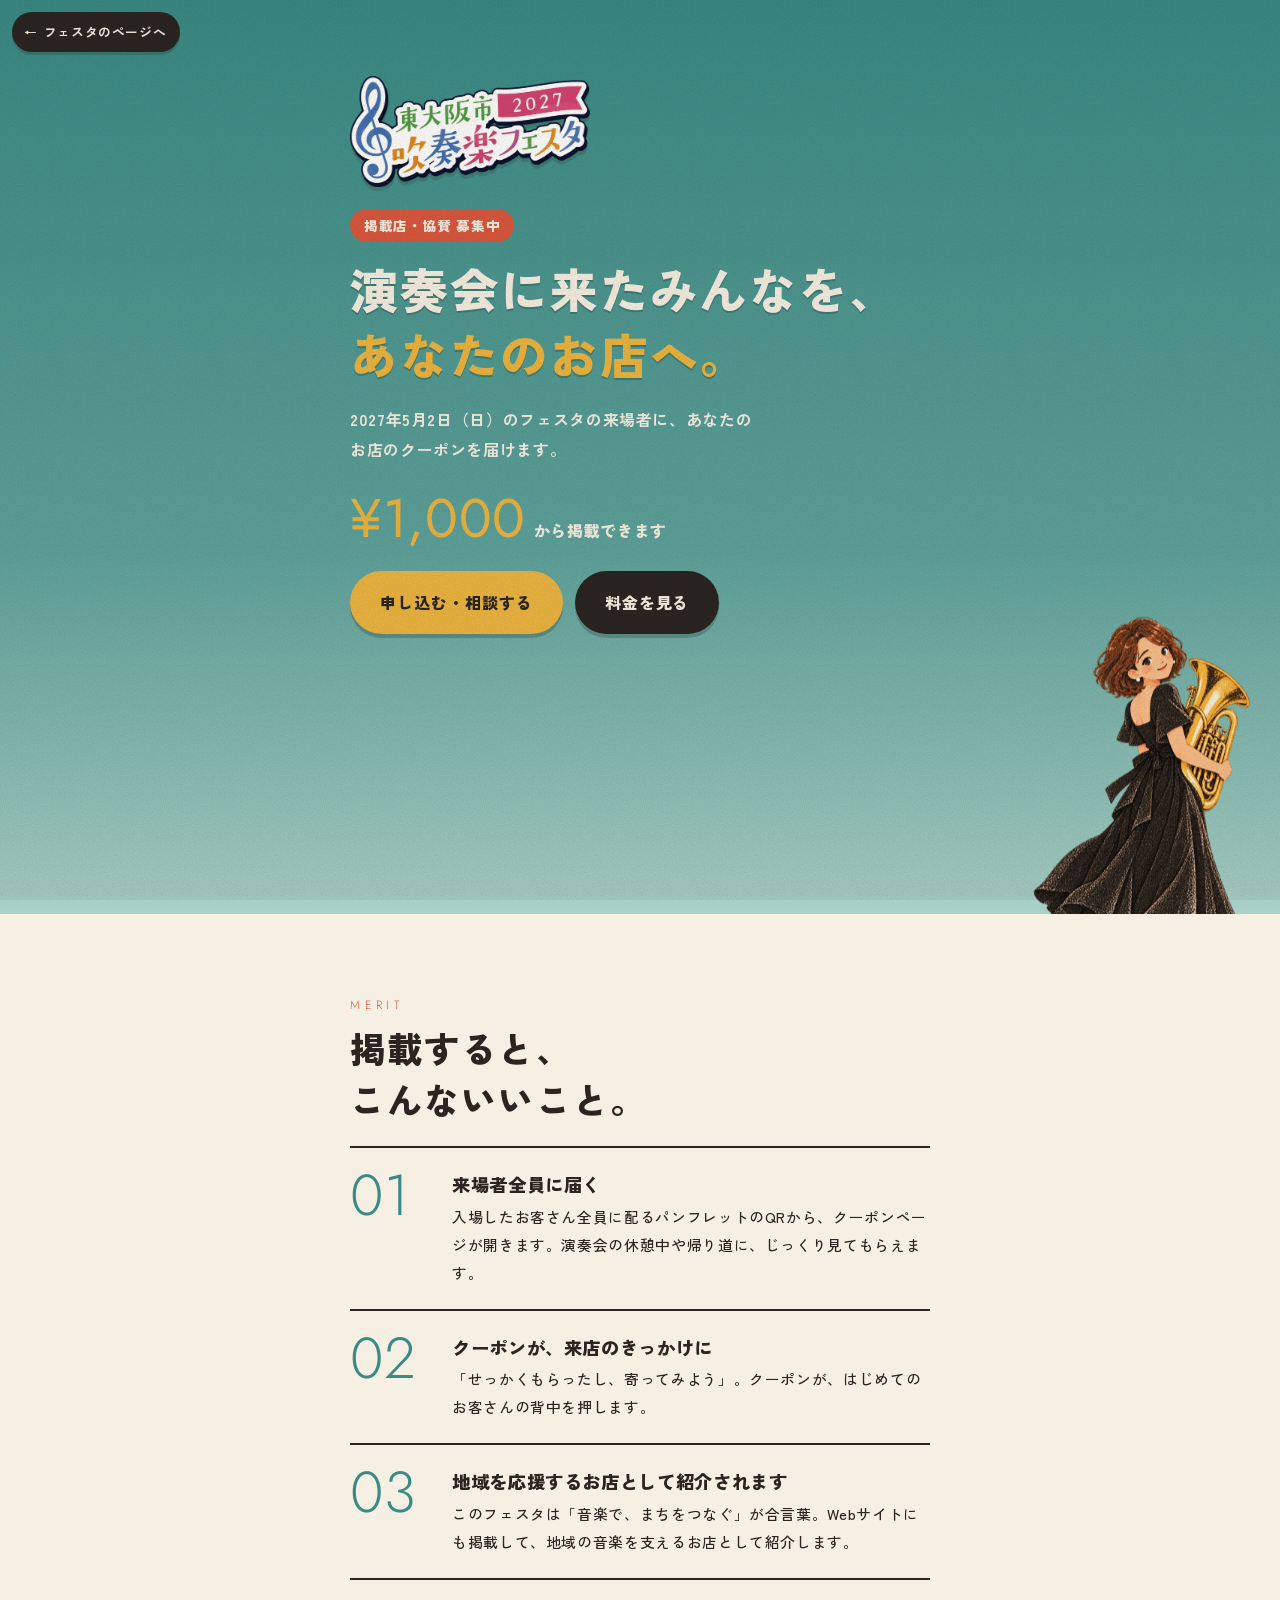
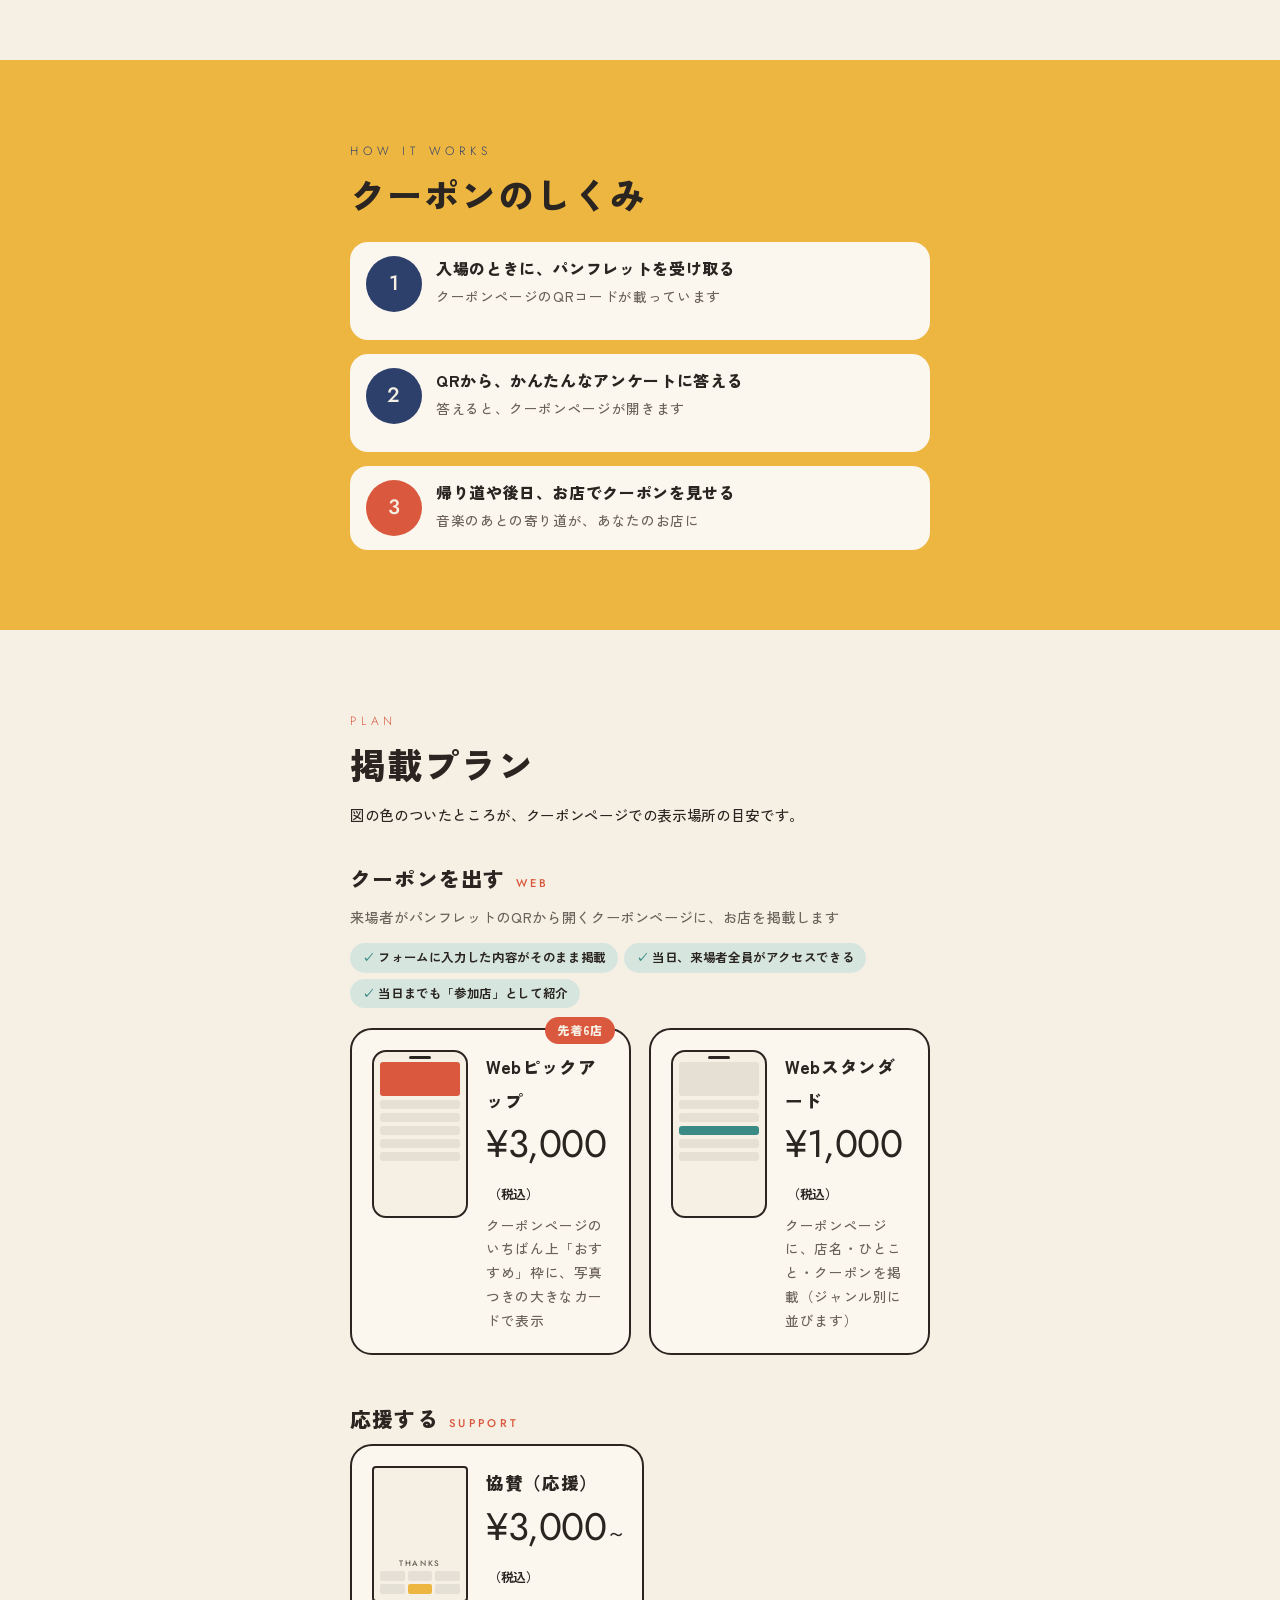
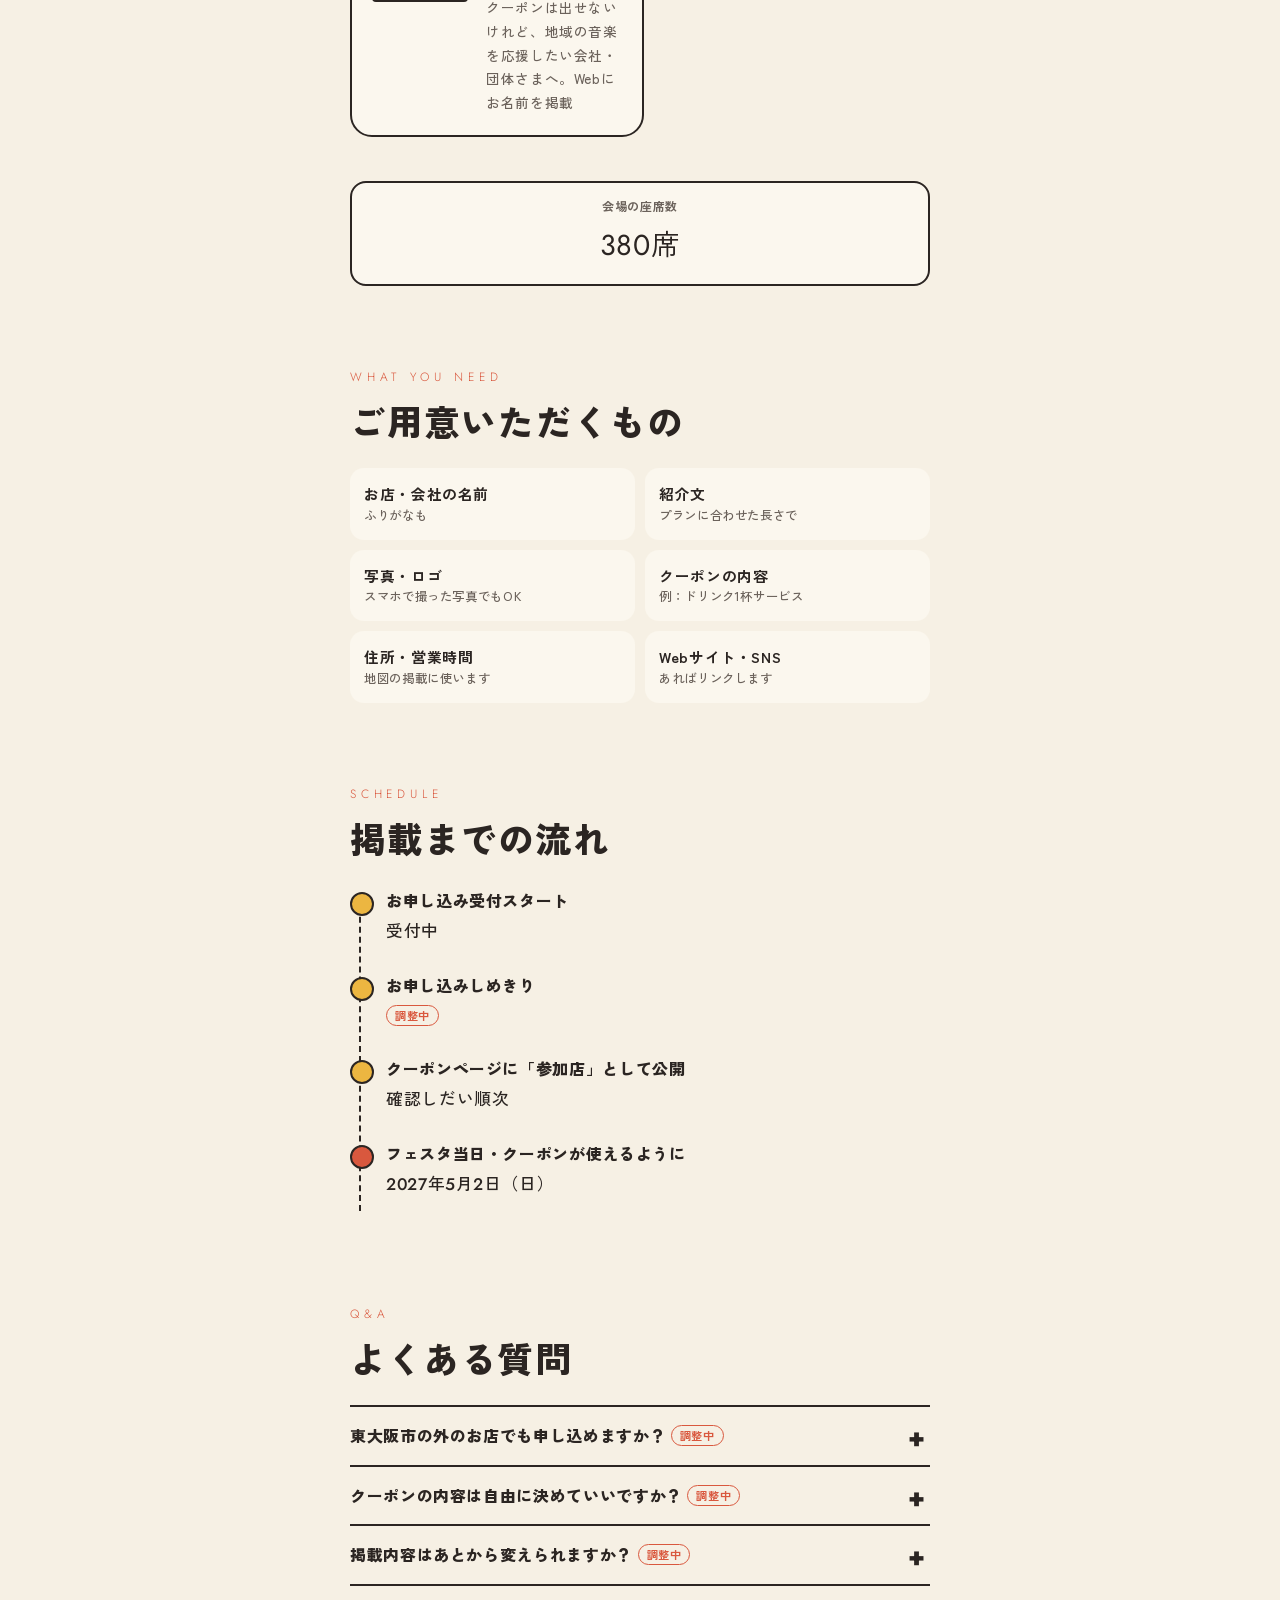
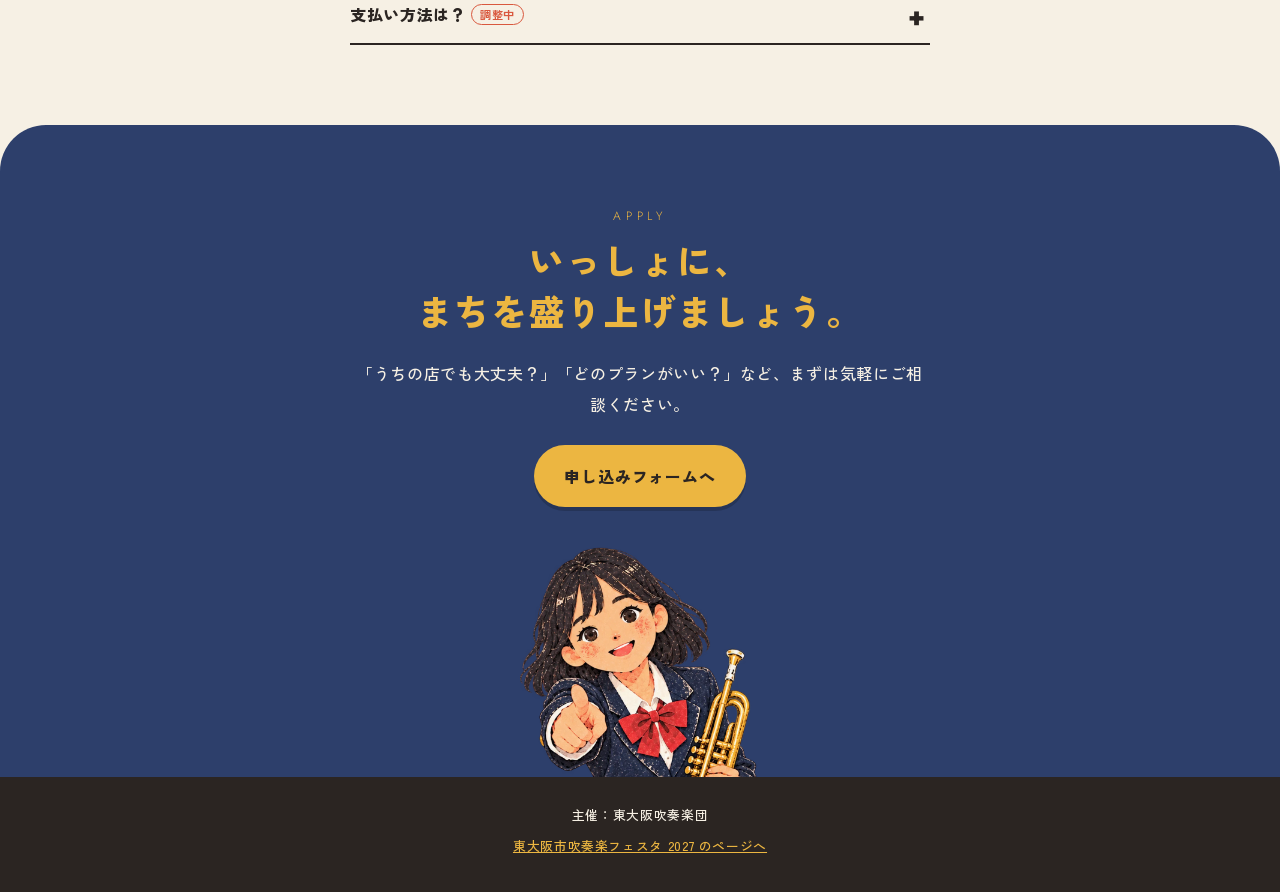
<file: shop.html>
<!doctype html>
<html lang="ja">
<head>
<meta charset="utf-8">
<meta name="viewport" content="width=device-width, initial-scale=1">
<title>掲載店・協賛のご案内｜東大阪市吹奏楽フェスタ 2027</title>
<!-- 検索・SNSシェア用（料金や締切が変わったらここも直す） -->
<meta name="description" content="2027年5月2日(日)開催「東大阪市吹奏楽フェスタ」のWebクーポンページに掲載するお店・会社を募集しています。1,000円から。主催：東大阪吹奏楽団。">
<link rel="canonical" href="https://higashiosakawinds-prog.github.io/brassfes/shop.html">
<meta name="theme-color" content="#3a8a85">
<meta property="og:type" content="website">
<meta property="og:site_name" content="東大阪市吹奏楽フェスタ">
<meta property="og:title" content="掲載店・協賛のご案内｜東大阪市吹奏楽フェスタ 2027">
<meta property="og:description" content="フェスタの来場者に、あなたのお店のクーポンを届けます。1,000円から。">
<meta property="og:url" content="https://higashiosakawinds-prog.github.io/brassfes/shop.html">
<meta property="og:image" content="https://higashiosakawinds-prog.github.io/brassfes/images/ogp.jpg">
<meta name="twitter:card" content="summary_large_image">
<link rel="icon" href="images/logo.webp">
<link rel="preconnect" href="https://fonts.googleapis.com">
<link rel="preconnect" href="https://fonts.gstatic.com" crossorigin>
<link href="https://fonts.googleapis.com/css2?family=Jost:wght@300;400;500&family=Zen+Kaku+Gothic+New:wght@500;700;900&display=swap" rel="stylesheet">

<!--
==========================================================
  📝 書き換えるのはここだけでOK！（SHOP の中身）
  料金・締切・申し込み先・よくある質問はぜんぶここ。
  ※日付・会場・主催は index.html の FESTA と同じにしておく
==========================================================
-->
<script>
const SHOP = {
  name: "東大阪市吹奏楽フェスタ",
  year: 2027,
  dateLong: "2027年5月2日（日）",
  venue: "大阪府立中央図書館 ライティホール",
  host: "東大阪吹奏楽団",

  // 掲載プラン。group でまとまりを分ける（web＝クーポンページ／support＝応援）
  //   web の pickup … true なら「おすすめ枠」に表示。limit は先着の店数
  plans: [
    { group: "web", name: "Webピックアップ", price: 3000, pickup: true, limit: 6, note: "クーポンページのいちばん上「おすすめ」枠に、写真つきの大きなカードで表示" },
    { group: "web", name: "Webスタンダード", price: 1000, pickup: false, note: "クーポンページに、店名・ひとこと・クーポンを掲載（ジャンル別に並びます）" },
    { group: "support", name: "協賛（応援）", price: 3000, priceFrom: true, note: "クーポンは出せないけれど、地域の音楽を応援したい会社・団体さまへ。Webにお名前を掲載" }
  ],
  groups: {
    web:     { title: "クーポンを出す", lead: "来場者がパンフレットのQRから開くクーポンページに、お店を掲載します", perks: ["フォームに入力した内容がそのまま掲載", "当日、来場者全員がアクセスできる", "当日までも「参加店」として紹介"] },
    support: { title: "応援する", lead: "", perks: [] }
  },



  // スケジュール（決まったら日付を入れる。date が "" のあいだは「調整中」と出る）
  schedule: [
    { label: "お申し込み受付スタート", date: "受付中" },
    { label: "お申し込みしめきり",     date: "" },
    { label: "クーポンページに「参加店」として公開", date: "確認しだい順次" },
    { label: "フェスタ当日・クーポンが使えるように", date: "2027年5月2日（日）" }
  ],

  // 来場見込み・部数（決まったら数字を入れる。"" のあいだは出ません）
  seats: "380席",   // 会場の座席数
  expected: "",   // 例: "300名"
  copies: "",     // 例: "300部"

  // 申し込み先：フォームがあればフォーム、なければメール。どちらも空なら「準備中」
  formUrl: "apply.html",   // 申し込みフォーム（このサイトの apply.html）
  email: "",

  faq: [
    { q: "東大阪市の外のお店でも申し込めますか？", a: "調整中です。決まりしだいこのページでお知らせします。", fixed: false },
    { q: "クーポンの内容は自由に決めていいですか？", a: "はい、お店で自由に決めていただけます（例：ドリンク1杯サービス、会計から10%引き など）。", fixed: false },
    { q: "掲載内容はあとから変えられますか？", a: "はい。ご連絡いただければ、こちらで修正します。", fixed: false },
    { q: "支払い方法は？", a: "調整中です。決まりしだいこのページでお知らせします。", fixed: false }
  ]
};
</script>

<style>
:root{
  --blue:#3a8a85; --sun:#ecb641; --navy:#2d3f6b; --pink:#d9583e; --orange:#e8913a;
  --sky-l:#d6e6df; --pink-l:#f5d8ca; --sun-l:#f6e2a8;
  --ink:#2b2522; --soft:#6b625b; --white:#f6f0e4; --card:#fbf7ee;
  --jp:"Zen Kaku Gothic New",sans-serif; --en:"Jost","Zen Kaku Gothic New",sans-serif;
}
*{box-sizing:border-box;margin:0;padding:0}
html{scroll-behavior:smooth;overflow-x:clip}
body{font-family:var(--jp);font-weight:500;color:var(--ink);background:var(--white);line-height:1.9;letter-spacing:.04em}
body::after{content:"";position:fixed;inset:0;z-index:50;pointer-events:none;opacity:.22;mix-blend-mode:multiply;
  background-image:url("data:image/svg+xml,%3Csvg xmlns='http://www.w3.org/2000/svg' width='160' height='160'%3E%3Cfilter id='n'%3E%3CfeTurbulence type='fractalNoise' baseFrequency='.9' numOctaves='2' stitchTiles='stitch'/%3E%3CfeColorMatrix values='0 0 0 0 .2 0 0 0 0 .15 0 0 0 0 .1 0 0 0 .9 0'/%3E%3C/filter%3E%3Crect width='100%25' height='100%25' filter='url(%23n)'/%3E%3C/svg%3E")}
a{color:inherit}
img{max-width:100%;height:auto;display:block}
:focus-visible{outline:3px solid var(--pink);outline-offset:3px}
.col{max-width:620px;margin:0 auto;padding:0 20px;position:relative}
.nb{display:inline-block}
.eyebrow{display:block;font-family:var(--en);font-weight:300;font-size:.75rem;letter-spacing:.4em;color:var(--pink)}
.h2{font-weight:900;font-size:clamp(1.6rem,7vw,2.2rem);line-height:1.45;letter-spacing:.06em;margin:6px 0 22px}
section{padding:80px 0;position:relative}
.pill{display:inline-block;background:var(--ink);color:var(--white);text-decoration:none;font-weight:900;padding:16px 30px;border-radius:999px;letter-spacing:.06em;box-shadow:0 4px 0 rgba(0,0,0,.18)}
.pill.sun{background:var(--sun);color:var(--ink)}
.pill:active{transform:translateY(3px);box-shadow:0 1px 0 rgba(0,0,0,.18)}
.soon{display:inline-block;font-weight:700;border:2px dashed currentColor;border-radius:999px;padding:12px 24px;opacity:.75}
.tbd{display:inline-block;font-style:normal;font-size:.7rem;font-weight:700;color:var(--pink);border:1.5px solid var(--pink);border-radius:999px;padding:0 8px;line-height:1.7;vertical-align:2px}

/* ===== 上の帯 ===== */
.back{position:fixed;left:12px;top:12px;z-index:40;background:var(--ink);color:var(--white);text-decoration:none;font-size:.8rem;font-weight:700;border-radius:999px;padding:8px 14px 8px 12px;box-shadow:0 3px 0 rgba(0,0,0,.15)}
.back::before{content:"←";margin-right:6px}

/* ===== ファーストビュー ===== */
.hero{background:linear-gradient(180deg,var(--blue),#5ea39d 60%,#a9d1c8);color:var(--white);padding:76px 0 0;overflow:hidden}
.hero .logo{width:min(56%,240px);margin-bottom:22px;filter:drop-shadow(0 4px 0 rgba(43,37,34,.18))}
.hero .kicker{display:inline-block;background:var(--pink);color:var(--white);font-weight:900;font-size:.85rem;padding:4px 14px;border-radius:999px;margin-bottom:14px}
.hero h1{font-weight:900;font-size:clamp(2rem,9vw,3rem);line-height:1.35;letter-spacing:.04em;text-shadow:0 2px 0 rgba(31,72,69,.35)}
.hero h1 em{font-style:normal;color:var(--sun)}
.hero p.lead{margin:18px 0 26px;font-weight:700;max-width:26em}
.hero .from{display:flex;align-items:baseline;gap:8px;margin-bottom:26px}
.hero .from b{font-family:var(--en);font-weight:400;font-size:3.4rem;line-height:1;color:var(--sun)}
.hero .from span{font-weight:900}
.hero .btns{display:flex;flex-wrap:wrap;gap:12px;position:relative;z-index:2}
.hero .peek-wrap{height:300px;overflow:hidden;margin-top:-20px}
.hero .peek{position:relative;width:min(62%,300px);margin:0 -10px 0 auto;z-index:1}
@media (prefers-reduced-motion:no-preference){
  .hero .logo,.hero .kicker,.hero h1,.hero p.lead,.hero .from,.hero .btns{animation:up .7s cubic-bezier(.2,1,.3,1) both}
  .hero .kicker{animation-delay:.1s}.hero h1{animation-delay:.18s}.hero p.lead{animation-delay:.26s}.hero .from{animation-delay:.34s}.hero .btns{animation-delay:.42s}
  .hero .peek{animation:peek 1s .5s cubic-bezier(.2,1.2,.35,1) both}
}
@keyframes up{from{opacity:0;transform:translateY(16px)}}
@keyframes peek{from{transform:translateY(40%);opacity:0}}

/* ===== 3つのいいこと ===== */
.why .item{display:grid;grid-template-columns:86px 1fr;gap:16px;align-items:start;padding:22px 0;border-top:2px solid var(--ink)}
.why .item:last-child{border-bottom:2px solid var(--ink)}
.why .no{font-family:var(--en);font-weight:300;font-size:3.6rem;line-height:.9;color:var(--blue)}
.why h3{font-weight:900;font-size:1.15rem;line-height:1.55;margin-bottom:4px}
.why p{font-size:.92rem}

/* ===== クーポンの流れ ===== */
.flow{background:var(--sun)}
.steps{list-style:none;display:grid;gap:14px}
.steps li{display:grid;grid-template-columns:auto 1fr;gap:14px;align-items:center;background:var(--card);border-radius:18px;padding:14px 16px}
.steps .ic{width:56px;height:56px;border-radius:50%;background:var(--navy);color:var(--white);display:flex;align-items:center;justify-content:center;font-family:var(--en);font-size:1.3rem}
.steps li:last-child .ic{background:var(--pink)}
.steps b{display:block;font-weight:900;line-height:1.5}
.steps small{font-size:.85rem;color:var(--soft)}
.steps li:not(:last-child)::after{content:"";grid-column:1;justify-self:center;width:0;height:0}

/* ===== 料金プラン ===== */
.pgroup{margin-bottom:44px}
.pgroup-head{display:flex;align-items:baseline;gap:10px;flex-wrap:wrap;margin-bottom:6px}
.pgroup-head h3{font-weight:900;font-size:1.3rem;letter-spacing:.06em}
.pgroup-head span{font-family:var(--en);font-size:.7rem;letter-spacing:.3em;color:var(--pink)}
.pgroup-lead{font-size:.88rem;color:var(--soft);margin-bottom:12px}
.perks{display:flex;flex-wrap:wrap;gap:6px;margin-bottom:20px}
.perks li{list-style:none;font-size:.78rem;font-weight:700;background:var(--sky-l);border-radius:999px;padding:3px 12px}
.perks li::before{content:"✓ ";color:var(--blue)}
.plans{display:grid;gap:18px}
@media(min-width:640px){.plans{grid-template-columns:1fr 1fr}}
.plan{position:relative;background:var(--card);border:2px solid var(--ink);border-radius:22px;padding:20px;display:grid;grid-template-columns:96px 1fr;gap:6px 18px;align-items:start}
.plan .tag{position:absolute;right:14px;top:-13px;background:var(--pink);color:var(--white);font-size:.75rem;font-weight:900;border-radius:999px;padding:2px 12px}
.a4{grid-row:span 3;width:96px;aspect-ratio:1/1.414;border:2px solid var(--ink);border-radius:4px;background:var(--white);padding:4px;display:grid;grid-template-columns:repeat(4,1fr);grid-template-rows:repeat(4,1fr);gap:3px}
.a4 i{border-radius:2px;background:rgba(43,37,34,.08);transition:background .3s}
.plan.in .a4 i.on{background:var(--blue);transition-delay:calc(var(--k) * 35ms)}
.plan h4{font-weight:900;font-size:1.1rem}
/* Webプランの図：スマホ画面 */
.phone{grid-row:span 3;width:96px;aspect-ratio:1/1.75;border:2px solid var(--ink);border-radius:14px;background:var(--white);padding:10px 6px 6px;display:flex;flex-direction:column;gap:4px;position:relative}
.phone::before{content:"";position:absolute;left:50%;top:4px;width:22px;height:3px;border-radius:2px;background:var(--ink);transform:translateX(-50%)}
.phone i{display:block;border-radius:3px;background:rgba(43,37,34,.08);height:9px;transition:background .3s}
.phone i.big{height:34px}
.plan.in .phone i.on{background:var(--blue);transition-delay:.2s}
.plan.in .phone i.on.big{background:var(--pink)}
/* 協賛の図：名前が並ぶ帯 */
.names{grid-row:span 3;width:96px;aspect-ratio:1/1.414;border:2px solid var(--ink);border-radius:4px;background:var(--white);padding:6px;display:flex;flex-direction:column;justify-content:flex-end;gap:4px}
.names p{grid-column:auto!important;font-family:var(--en);font-size:.5rem!important;text-align:center;letter-spacing:.2em;color:var(--soft)!important;line-height:1!important}
.names div{display:grid;grid-template-columns:repeat(3,1fr);gap:3px}
.names i{height:10px;border-radius:2px;background:rgba(43,37,34,.08);transition:background .3s}
.plan.in .names i.on{background:var(--sun);transition-delay:calc(var(--k) * 60ms)}
.price .from{font-family:var(--jp);font-size:.9rem;font-weight:700;margin-left:2px}
.price{font-family:var(--en);font-weight:400;font-size:2.4rem;line-height:1.1;letter-spacing:-.01em}
.price small{font-family:var(--jp);font-size:.8rem;font-weight:700;margin-left:2px;white-space:nowrap;display:inline-block}
.plan p{grid-column:2;font-size:.85rem;line-height:1.75;color:var(--soft)}
.common{margin-top:22px;background:var(--sky-l);border-radius:18px;padding:16px 18px}
.common b{display:block;font-weight:900;margin-bottom:6px}
.common li{list-style:none;padding-left:1.4em;position:relative;font-size:.92rem}
.common li::before{content:"✓";position:absolute;left:0;color:var(--blue);font-weight:900}
.numbers{display:flex;gap:12px;margin-top:16px}
.numbers div{flex:1;background:var(--card);border:2px solid var(--ink);border-radius:16px;padding:12px;text-align:center}
.numbers small{display:block;font-size:.75rem;font-weight:700;color:var(--soft)}
.numbers b{font-family:var(--en);font-weight:400;font-size:1.8rem}
.numbers:empty{display:none}

/* ===== 用意するもの ===== */
.need{display:grid;grid-template-columns:1fr 1fr;gap:10px}
.need div{background:var(--card);border-radius:14px;padding:14px;font-weight:700;font-size:.92rem;line-height:1.6}
.need div small{display:block;font-weight:500;font-size:.78rem;color:var(--soft)}

/* ===== スケジュール ===== */
.sched{list-style:none;position:relative}
.sched::before{content:"";position:absolute;left:9px;top:12px;bottom:12px;border-left:2px dashed var(--ink)}
.sched li{position:relative;padding:0 0 22px 36px}
.sched li::before{content:"";position:absolute;left:0;top:7px;width:20px;height:20px;border-radius:50%;background:var(--sun);border:2px solid var(--ink)}
.sched li:last-child::before{background:var(--pink)}
.sched b{display:block;font-weight:900}
.sched span{font-family:var(--en);font-size:1.05rem}

/* ===== よくある質問 ===== */
.faq details{border-top:2px solid var(--ink)}
.faq details:last-child{border-bottom:2px solid var(--ink)}
.faq summary{list-style:none;cursor:pointer;padding:16px 36px 16px 0;font-weight:900;position:relative;line-height:1.6}
.faq summary::-webkit-details-marker{display:none}
.faq summary::after{content:"+";position:absolute;right:4px;top:12px;font-family:var(--en);font-size:1.5rem}
.faq details[open] summary::after{content:"–"}
.faq details p{padding:0 0 16px;font-size:.92rem}

/* ===== 申し込み ===== */
.apply{background:var(--navy);color:var(--white);text-align:center;overflow:hidden;border-radius:46px 46px 0 0}
.apply .h2{color:var(--sun)}
.apply p{margin-bottom:26px}
.apply .jk-wrap{height:230px;overflow:hidden;margin:40px auto -80px;width:min(56%,240px)}
.apply .jk{width:100%}
footer{background:var(--ink);color:var(--white);text-align:center;padding:26px 16px 34px;font-size:.8rem}
footer a{color:var(--sun)}

/* 見えたら登場 */
.rv{opacity:0;transform:translateY(24px);transition:.7s cubic-bezier(.2,1,.3,1)}
.rv.in{opacity:1;transform:none}
@media (prefers-reduced-motion:reduce){.rv{opacity:1;transform:none}.a4 i{transition:none}}
</style>
</head>
<body>

<a class="back" href="./">フェスタのページへ</a>

<!-- ===== ファーストビュー ===== -->
<header class="hero">
  <div class="col">
    <img class="logo" src="images/logo.webp" alt="東大阪市吹奏楽フェスタ 2027" width="1200" height="553">
    <span class="kicker">掲載店・協賛 募集中</span>
    <h1><span class="nb">演奏会に来た</span><span class="nb">みんなを、</span><br><em>あなたのお店へ。</em></h1>
    <p class="lead" id="heroLead">2027年5月2日（日）のフェスタの来場者に、あなたのお店のクーポンを届けます。</p>
    <div class="from"><b>¥1,000</b><span>から掲載できます</span></div>
    <div class="btns"><a class="pill sun" href="#apply">申し込む・相談する</a><a class="pill" href="#plans">料金を見る</a></div>
  </div>
  <div class="peek-wrap"><img class="peek" src="images/tuba-back.webp" alt=""></div>
</header>

<!-- ===== 3つのいいこと ===== -->
<section class="why">
  <div class="col">
    <span class="eyebrow">MERIT</span>
    <h2 class="h2">掲載すると、<br>こんないいこと。</h2>
    <div class="item rv"><span class="no">01</span><div><h3>来場者全員に<span class="nb">届く</span></h3><p>入場したお客さん全員に配るパンフレットのQRから、クーポンページが開きます。演奏会の休憩中や帰り道に、じっくり見てもらえます。</p></div></div>
    <div class="item rv"><span class="no">02</span><div><h3>クーポンが、<span class="nb">来店のきっかけに</span></h3><p>「せっかくもらったし、寄ってみよう」。クーポンが、はじめてのお客さんの背中を押します。</p></div></div>
    <div class="item rv"><span class="no">03</span><div><h3>地域を応援するお店として<span class="nb">紹介されます</span></h3><p>このフェスタは「音楽で、まちをつなぐ」が合言葉。Webサイトにも掲載して、地域の音楽を支えるお店として紹介します。</p></div></div>
  </div>
</section>

<!-- ===== クーポンの流れ ===== -->
<section class="flow">
  <div class="col">
    <span class="eyebrow" style="color:var(--navy)">HOW IT WORKS</span>
    <h2 class="h2">クーポンの<span class="nb">しくみ</span></h2>
    <ol class="steps">
      <li class="rv"><span class="ic">1</span><div><b>入場のときに、パンフレットを受け取る</b><small>クーポンページのQRコードが載っています</small></div></li>
      <li class="rv"><span class="ic">2</span><div><b>QRから、かんたんなアンケートに答える</b><small>答えると、クーポンページが開きます</small></div></li>
      <li class="rv"><span class="ic">3</span><div><b>帰り道や後日、お店でクーポンを見せる</b><small>音楽のあとの寄り道が、あなたのお店に</small></div></li>
    </ol>
  </div>
</section>

<!-- ===== 料金プラン ===== -->
<section id="plans">
  <div class="col">
    <span class="eyebrow">PLAN</span>
    <h2 class="h2">掲載プラン</h2>
    <p style="font-size:.9rem;margin:-10px 0 30px">図の色のついたところが、クーポンページでの表示場所の目安です。</p>
    <div id="planList"></div>
    <div class="numbers" id="numbers"></div>
  </div>
</section>

<!-- ===== 用意するもの ===== -->
<section style="padding-top:0">
  <div class="col">
    <span class="eyebrow">WHAT YOU NEED</span>
    <h2 class="h2">ご用意いただくもの</h2>
    <div class="need">
      <div class="rv">お店・会社の名前<small>ふりがなも</small></div>
      <div class="rv">紹介文<small>プランに合わせた長さで</small></div>
      <div class="rv">写真・ロゴ<small>スマホで撮った写真でもOK</small></div>
      <div class="rv">クーポンの内容<small>例：ドリンク1杯サービス</small></div>
      <div class="rv">住所・営業時間<small>地図の掲載に使います</small></div>
      <div class="rv">Webサイト・SNS<small>あればリンクします</small></div>
    </div>
  </div>
</section>

<!-- ===== スケジュール ===== -->
<section style="padding-top:0">
  <div class="col">
    <span class="eyebrow">SCHEDULE</span>
    <h2 class="h2">掲載までの流れ</h2>
    <ol class="sched" id="sched"></ol>
  </div>
</section>

<!-- ===== よくある質問 ===== -->
<section class="faq" style="padding-top:0">
  <div class="col">
    <span class="eyebrow">Q&amp;A</span>
    <h2 class="h2">よくある質問</h2>
    <div id="faq"></div>
  </div>
</section>

<!-- ===== 申し込み ===== -->
<section class="apply" id="apply">
  <div class="col">
    <span class="eyebrow" style="color:var(--sun)">APPLY</span>
    <h2 class="h2">いっしょに、<br>まちを盛り上げましょう。</h2>
    <p>「うちの店でも大丈夫？」「どのプランがいい？」など、まずは気軽にご相談ください。</p>
    <div id="applyCta"></div>
  </div>
  <div class="jk-wrap"><img class="jk" src="images/jk-point.webp" alt="" width="800" height="2027"></div>
</section>

<footer><p id="foot"></p><p style="margin-top:6px"><a href="./">東大阪市吹奏楽フェスタ 2027 のページへ</a></p></footer>

<!--
==========================================================
  表示のしくみ（ふだんは触らなくてOK）
==========================================================
-->
<script>
const S = SHOP, $ = (id) => document.getElementById(id);
const yen = (n) => "¥" + n.toLocaleString("ja-JP");

$("heroLead").textContent = `${S.dateLong}のフェスタの来場者に、あなたのお店のクーポンを届けます。`;
const minPrice = Math.min(...S.plans.map(p => p.price));
document.querySelector(".hero .from b").textContent = yen(minPrice);

// プランの図：Webはスマホ画面、協賛は名前の帯（paper を足すと A4 の16マス図も出せる）
function figure(p) {
  if (p.group === "paper")
    return `<div class="a4" aria-hidden="true">${Array.from({ length: 16 }, (_, k) => `<i class="${k % 4 < p.size[0] && Math.floor(k / 4) < p.size[1] ? "on" : ""}" style="--k:${k}"></i>`).join("")}</div>`;
  if (p.group === "web")
    return `<div class="phone" aria-hidden="true"><i class="big ${p.pickup ? "on" : ""}"></i><i></i><i></i><i class="${p.pickup ? "" : "on"}"></i><i></i><i></i></div>`;
  return `<div class="names" aria-hidden="true"><p>THANKS</p><div>${Array.from({ length: 6 }, (_, k) => `<i class="${k === 4 ? "on" : ""}" style="--k:${k}"></i>`).join("")}</div></div>`;
}
const card = (p) => `
  <div class="plan rv">
    ${p.tag || p.limit ? `<span class="tag">${p.tag || `先着${p.limit}店`}</span>` : ""}
    ${figure(p)}
    <h4>${p.name}</h4>
    <div class="price">${yen(p.price)}${p.priceFrom ? '<span class="from">〜</span>' : ""}<small>（税込）</small></div>
    <p>${p.note}</p>
  </div>`;
$("planList").innerHTML = Object.entries(S.groups).map(([key, g]) => {
  const list = S.plans.filter(p => p.group === key);
  if (!list.length) return "";
  return `<div class="pgroup">
    <div class="pgroup-head"><h3>${g.title}</h3><span>${key.toUpperCase()}</span></div>
    ${g.lead ? `<p class="pgroup-lead">${g.lead}</p>` : ""}
    ${g.perks.length ? `<ul class="perks">${g.perks.map(t => `<li>${t}</li>`).join("")}</ul>` : ""}
    <div class="plans">${list.map(card).join("")}</div>
  </div>`;
}).join("");
$("numbers").innerHTML = (S.seats ? `<div><small>会場の座席数</small><b>${S.seats}</b></div>` : "") + (S.expected ? `<div><small>来場見込み</small><b>${S.expected}</b></div>` : "")
                       + (S.copies ? `<div><small>パンフレット部数</small><b>${S.copies}</b></div>` : "");

$("sched").innerHTML = S.schedule.map(s => `<li class="rv"><b>${s.label}</b>${s.date ? `<span>${s.date}</span>` : `<em class="tbd">調整中</em>`}</li>`).join("");
$("faq").innerHTML = S.faq.map(f => `<details><summary>${f.q}${f.fixed ? "" : ' <em class="tbd">調整中</em>'}</summary><p>${f.a}</p></details>`).join("");

const subject = encodeURIComponent(`【${S.name}】お店・会社の掲載について`);
$("applyCta").innerHTML = S.formUrl
  ? `<a class="pill sun" href="${S.formUrl}">申し込みフォームへ</a>`
  : S.email
  ? `<a class="pill sun" href="mailto:${S.email}?subject=${subject}">メールで相談する</a>`
  : `<span class="soon">申し込みフォーム 準備中</span>`;
$("foot").textContent = `主催：${S.host}`;

// 見えたら登場（料金の図はマスが順番に塗られていく）
const reduce = matchMedia("(prefers-reduced-motion: reduce)").matches;
const io = new IntersectionObserver(es => es.forEach(e => { if (e.isIntersecting) { e.target.classList.add("in"); io.unobserve(e.target); } }), { threshold: .25 });
document.querySelectorAll(".rv").forEach(el => reduce ? el.classList.add("in") : io.observe(el));
</script>
</body>
</html>
</file>
